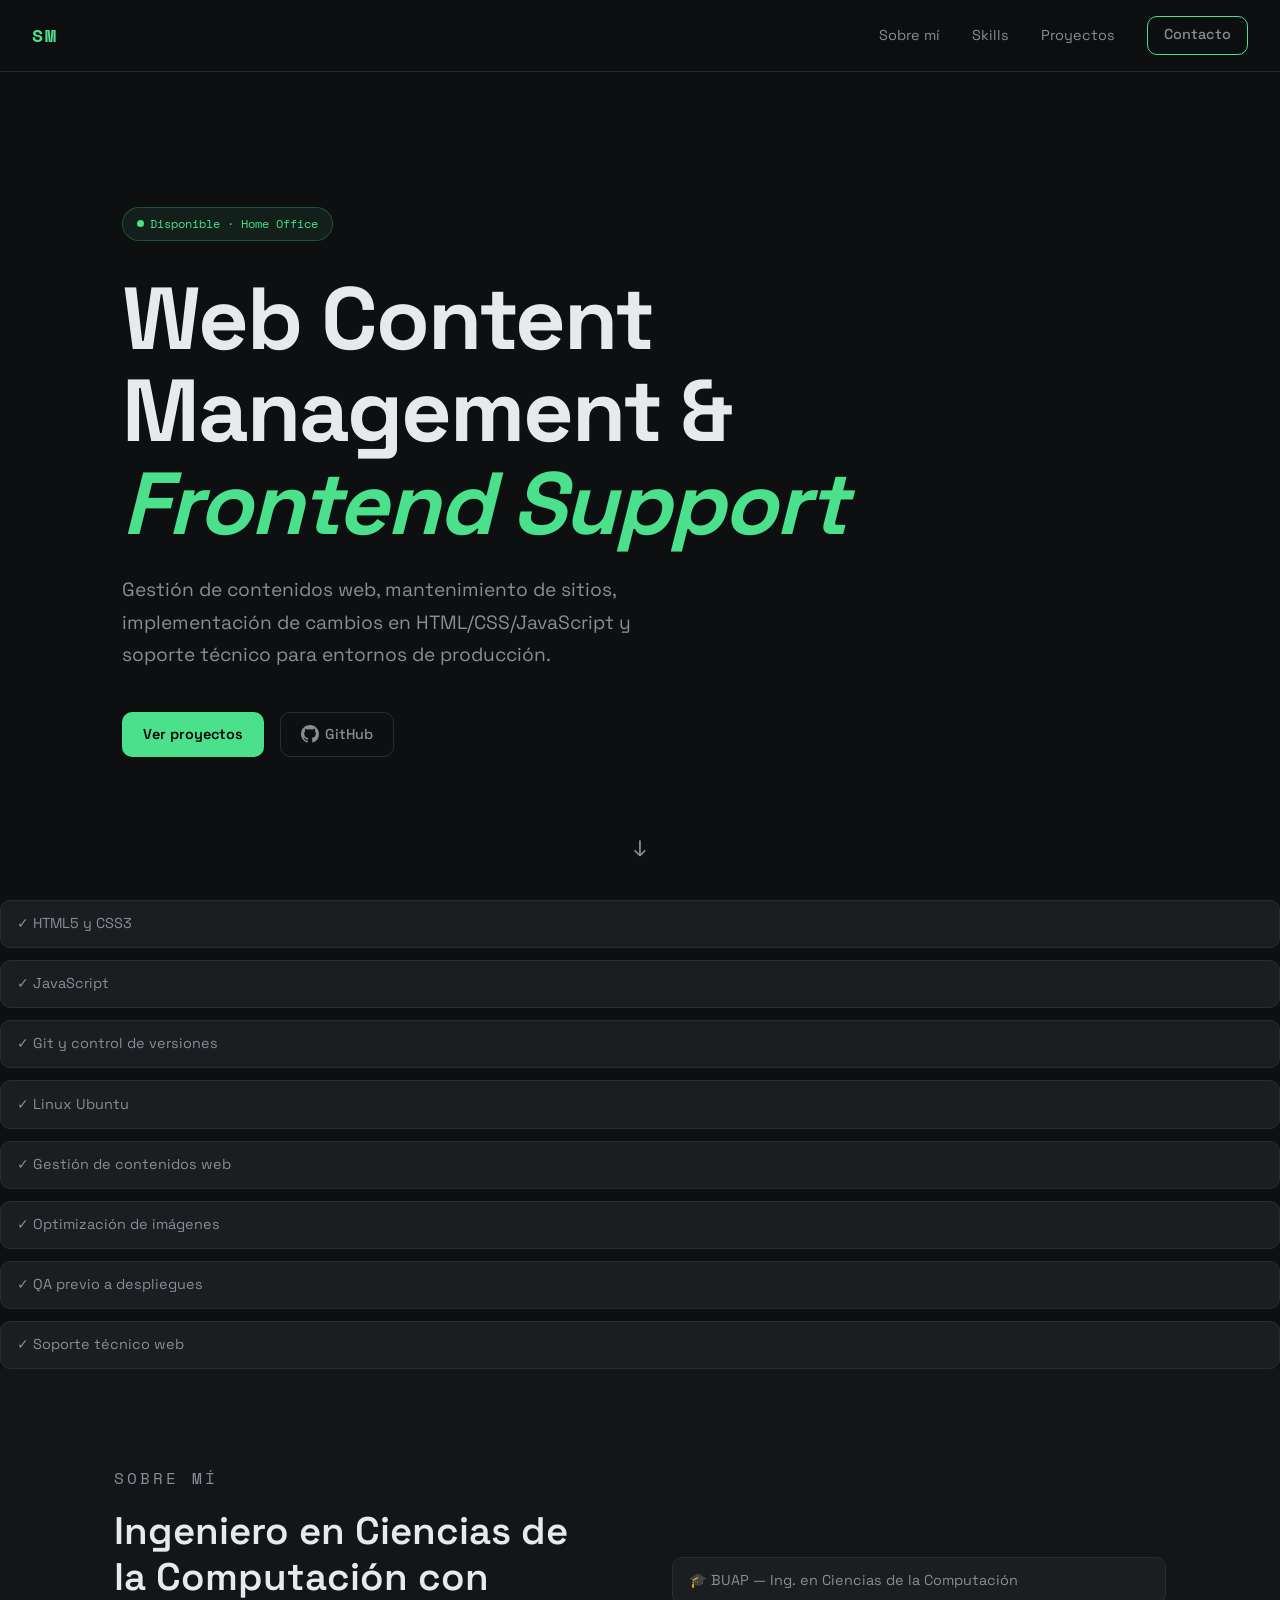
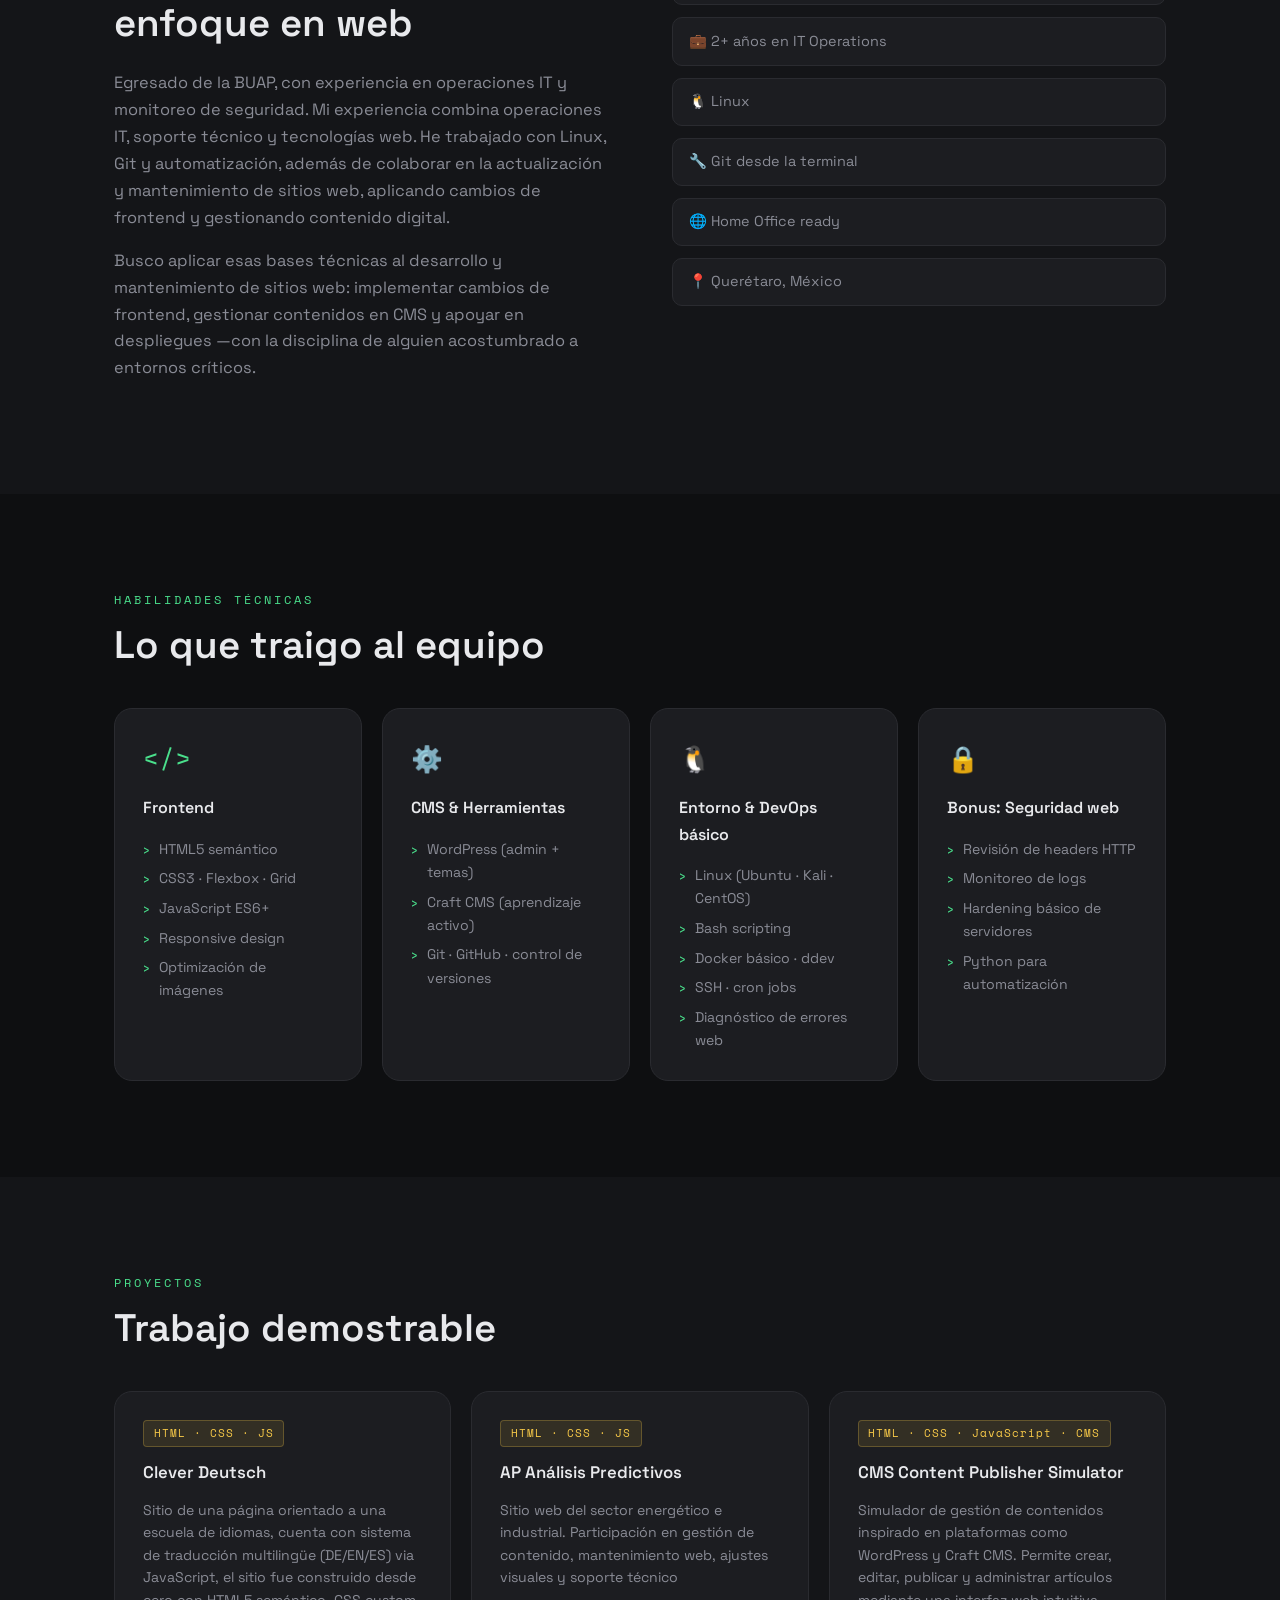
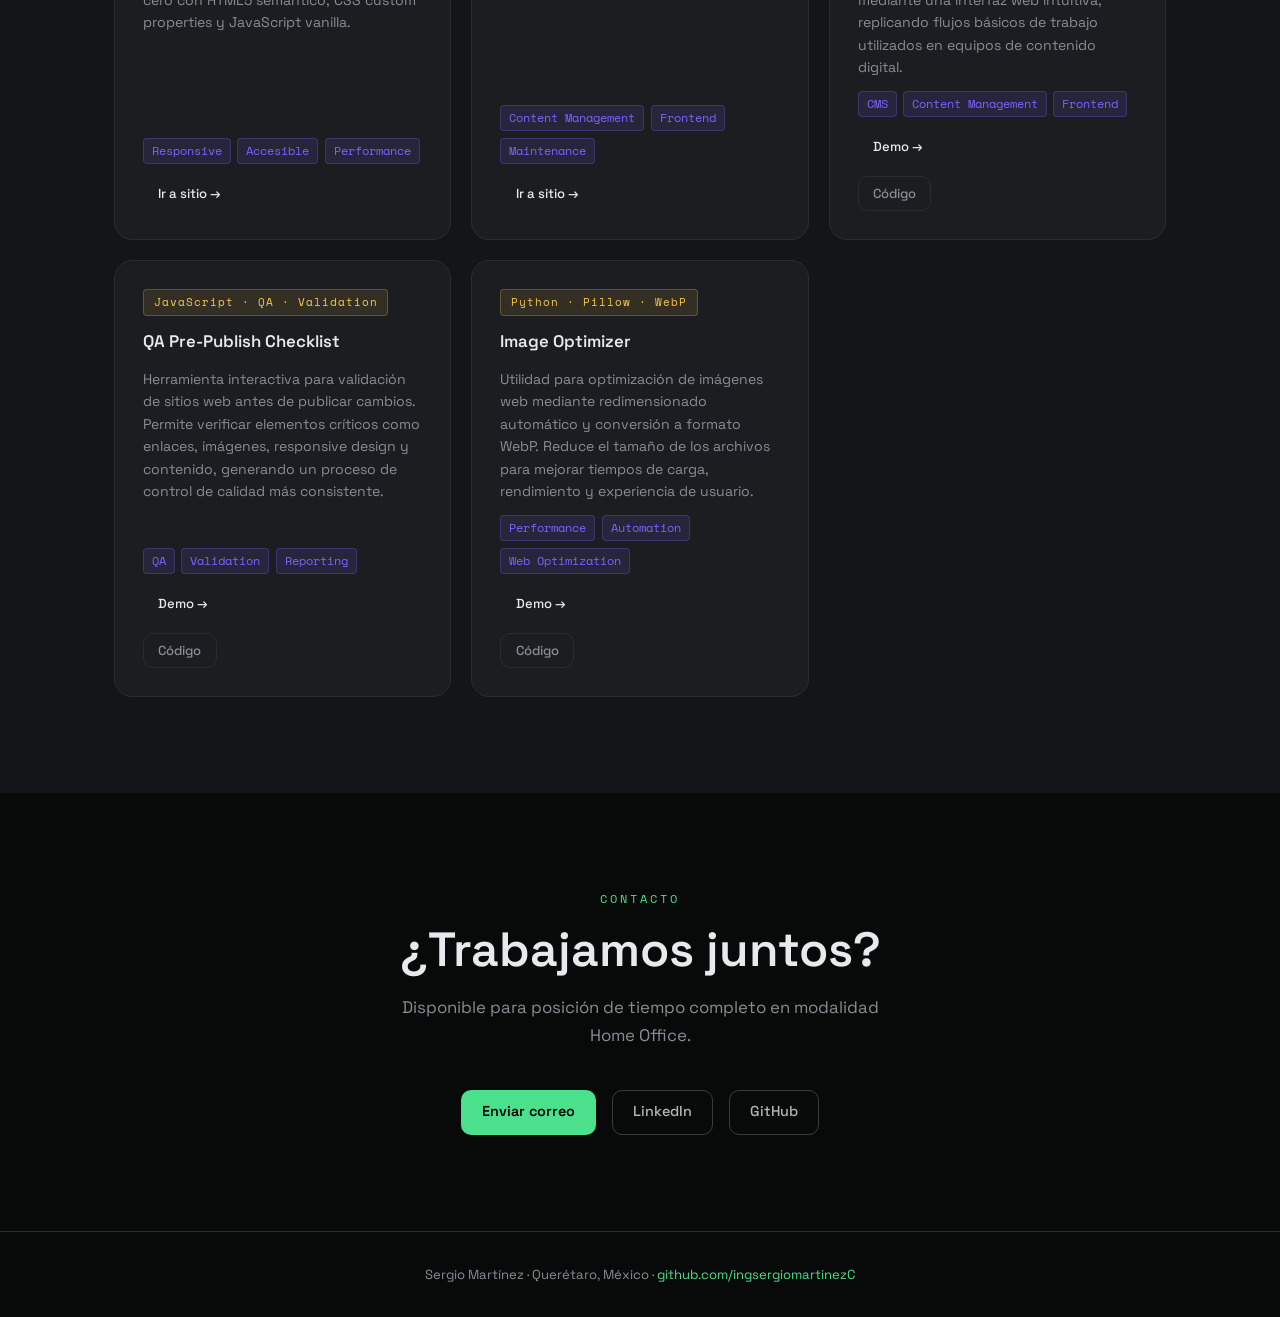
<file: index.html>
<!DOCTYPE html>
<html lang="es">
<head>
  <meta charset="UTF-8" />
  <meta name="viewport" content="width=device-width, initial-scale=1.0" />
  <title>Sergio Martínez — Web Developer & Content Manager</title>
  <link rel="preconnect" href="https://fonts.googleapis.com" />
  <link href="https://fonts.googleapis.com/css2?family=Space+Grotesk:wght@300;400;500;600;700&family=Space+Mono:wght@400;700&display=swap" rel="stylesheet" />
  <link rel="stylesheet" href="css/style.css" />
</head>
<body>

  <!-- NAV -->
  <nav class="nav">
    <span class="nav__logo">SM</span>
    <ul class="nav__links">
      <li><a href="#sobre-mi">Sobre mí</a></li>
      <li><a href="#skills">Skills</a></li>
      <li><a href="#proyectos">Proyectos</a></li>
      <li><a href="#contacto" class="btn btn--nav">Contacto</a></li>
    </ul>
  </nav>

  <!-- HERO -->
  <header class="hero">
    <div class="hero__tag">Disponible · Home Office</div>
    <h1 class="hero__title">
      Web Content Management &amp;<br/>
      <span class="hero__accent">Frontend Support</span>
    </h1>
    <p class="hero__sub">
      Gestión de contenidos web, mantenimiento de sitios, implementación de cambios en HTML/CSS/JavaScript y soporte técnico para entornos de producción.
    </p>
    <div class="hero__ctas">
      <a href="#proyectos" class="btn btn--primary">Ver proyectos</a>
      <a href="https://github.com/ingsergiomartinezC" target="_blank" class="btn btn--ghost">
        <svg width="18" height="18" viewBox="0 0 24 24" fill="currentColor"><path d="M12 0C5.37 0 0 5.37 0 12c0 5.31 3.435 9.795 8.205 11.385.6.105.825-.255.825-.57 0-.285-.015-1.23-.015-2.235-3.015.555-3.795-.735-4.035-1.41-.135-.345-.72-1.41-1.23-1.695-.42-.225-1.02-.78-.015-.795.945-.015 1.62.87 1.845 1.23 1.08 1.815 2.805 1.305 3.495.99.105-.78.42-1.305.765-1.605-2.67-.3-5.46-1.335-5.46-5.925 0-1.305.465-2.385 1.23-3.225-.12-.3-.54-1.53.12-3.18 0 0 1.005-.315 3.3 1.23.96-.27 1.98-.405 3-.405s2.04.135 3 .405c2.295-1.56 3.3-1.23 3.3-1.23.66 1.65.24 2.88.12 3.18.765.84 1.23 1.905 1.23 3.225 0 4.605-2.805 5.625-5.475 5.925.435.375.81 1.095.81 2.22 0 1.605-.015 2.895-.015 3.3 0 .315.225.69.825.57A12.02 12.02 0 0 0 24 12c0-6.63-5.37-12-12-12z"/></svg>
        GitHub
      </a>
    </div>
    <div class="hero__scroll">↓</div>
  </header>


<div class="about__chips">
  <div class="chip">✓ HTML5 y CSS3</div>
  <div class="chip">✓ JavaScript</div>
  <div class="chip">✓ Git y control de versiones</div>
  <div class="chip">✓ Linux Ubuntu</div>
  <div class="chip">✓ Gestión de contenidos web</div>
  <div class="chip">✓ Optimización de imágenes</div>
  <div class="chip">✓ QA previo a despliegues</div>
  <div class="chip">✓ Soporte técnico web</div>
</div>



  <!-- SOBRE MÍ -->
  <section id="sobre-mi" class="section section--alt">
    <div class="container two-col">
      <div class="about__text">
        <p class="eyebrow">Sobre mí</p>
        <h2>Ingeniero en Ciencias de la Computación con enfoque en web</h2>
        <p>Egresado de la BUAP, con experiencia en operaciones IT y monitoreo de seguridad. Mi experiencia combina operaciones IT, soporte técnico y tecnologías web. He trabajado con Linux, Git y automatización, además de colaborar en la actualización y mantenimiento de sitios web, aplicando cambios de frontend y gestionando contenido digital.</p>
        <p>Busco aplicar esas bases técnicas al desarrollo y mantenimiento de sitios web: implementar cambios de frontend, gestionar contenidos en CMS y apoyar en despliegues —con la disciplina de alguien acostumbrado a entornos críticos.</p>
      </div>
      <div class="about__chips">
        <div class="chip">🎓 BUAP — Ing. en Ciencias de la Computación</div>
        <div class="chip">💼 2+ años en IT Operations</div>
        <div class="chip">🐧 Linux </div>
        <div class="chip">🔧 Git desde la terminal</div>
        <div class="chip">🌐 Home Office ready</div>
        <div class="chip">📍 Querétaro, México</div>
      </div>
    </div>
  </section>

  <!-- SKILLS -->
  <section id="skills" class="section">
    <div class="container">
      <p class="eyebrow">Habilidades técnicas</p>
      <h2>Lo que traigo al equipo</h2>
      <div class="skills-grid">

        <div class="skill-card">
          <div class="skill-card__icon">&#60;/&#62;</div>
          <h3>Frontend</h3>
          <ul>
            <li>HTML5 semántico</li>
            <li>CSS3 · Flexbox · Grid</li>
            <li>JavaScript ES6+</li>
            <li>Responsive design</li>
            <li>Optimización de imágenes</li>
          </ul>
        </div>

        <div class="skill-card">
          <div class="skill-card__icon">⚙️</div>
          <h3>CMS &amp; Herramientas</h3>
          <ul>
            <li>WordPress (admin + temas)</li>
            <li>Craft CMS (aprendizaje activo)</li>
            <li>Git · GitHub · control de versiones</li>
          </ul>
        </div>

        <div class="skill-card">
          <div class="skill-card__icon">🐧</div>
          <h3>Entorno &amp; DevOps básico</h3>
          <ul>
            <li>Linux (Ubuntu · Kali · CentOS)</li>
            <li>Bash scripting</li>
            <li>Docker básico · ddev</li>
            <li>SSH · cron jobs</li>
            <li>Diagnóstico de errores web</li>
          </ul>
        </div>

        <div class="skill-card">
          <div class="skill-card__icon">🔒</div>
          <h3>Bonus: Seguridad web</h3>
          <ul>
            <li>Revisión de headers HTTP</li>
            <li>Monitoreo de logs</li>
            <li>Hardening básico de servidores</li>
            <li>Python para automatización</li>
          </ul>
        </div>

      </div>
    </div>
  </section>

  <!-- PROYECTOS -->
  <section id="proyectos" class="section section--alt">
    <div class="container">
      <p class="eyebrow">Proyectos</p>
      <h2>Trabajo demostrable</h2>
      <div class="projects-grid">

        <article class="project-card">
          <div class="project-card__badge">HTML · CSS · JS</div>
          <h3>Clever Deutsch</h3>
          <p>Sitio de una página orientado a una escuela de idiomas, cuenta con sistema de traducción multilingüe (DE/EN/ES) via JavaScript, el sitio fue construido desde cero con HTML5 semántico, CSS custom properties y JavaScript vanilla.</p>
          <div class="project-card__tags">
            <span>Responsive</span><span>Accesible</span><span>Performance</span>
          </div>
          <a href="https://www.cleverdeutsch.de/" target="_blank" class="btn btn--sm">Ir a sitio →</a>
        </article>

        <article class="project-card">
          <div class="project-card__badge">HTML · CSS · JS</div>
          <h3>AP Análisis Predictivos</h3>
          <p>Sitio web  del sector energético e industrial. Participación en gestión de contenido, mantenimiento web, ajustes visuales y soporte técnico</p>
          <div class="project-card__tags">
            <span>Content Management</span><span>Frontend</span><span>Maintenance</span>
          </div>
          <a href="https://www.ap-analisispredictivos.com/" target="_blank" class="btn btn--sm">Ir a sitio →</a>
        </article>

        <article class="project-card">
          <div class="project-card__badge">HTML · CSS · JavaScript · CMS</div>
          <h3>CMS Content Publisher Simulator</h3>
          <p> Simulador de gestión de contenidos inspirado en plataformas como WordPress y Craft CMS. Permite crear, editar, publicar y administrar artículos mediante una interfaz web intuitiva, replicando flujos básicos de trabajo utilizados en equipos de contenido digital.</p>
          <div class="project-card__tags">
            <span>CMS</span><span>Content Management</span><span>Frontend</span>
          </div>

          <a href="projects/cms_content_publisher_simulator/" class="btn btn--sm">Demo →</a>
          <a href="https://github.com/ingsergiomartinezC/portfolio/tree/main/projects/cms_content_publisher_simulator" target="_blank" class="btn btn--sm btn--ghost">Código</a>

        </article>

        <article class="project-card">
          <div class="project-card__badge">JavaScript · QA · Validation</div>
          <h3>QA Pre-Publish Checklist</h3>
          <p> Herramienta interactiva para validación de sitios web antes de publicar cambios. Permite verificar elementos críticos como enlaces, imágenes, responsive design y contenido, generando un proceso de control de calidad más consistente.</p>
          <div class="project-card__tags">
            <span>QA</span><span>Validation</span><span>Reporting</span>
          </div>
          <a href="projects/qa-checklist/" class="btn btn--sm">Demo →</a>
          <a href="https://github.com/ingsergiomartinezC/portfolio/tree/main/projects/qa-checklist" target="_blank" class="btn btn--sm btn--ghost">Código</a>
        </article>

        <article class="project-card">
          <div class="project-card__badge">Python · Pillow · WebP</div>
          <h3>Image Optimizer</h3>
          <p>Utilidad para optimización de imágenes web mediante redimensionado automático y conversión a formato WebP. Reduce el tamaño de los archivos para mejorar tiempos de carga, rendimiento y experiencia de usuario.</p>
          <div class="project-card__tags">
            <span>Performance</span><span>Automation</span><span>Web Optimization</span>
          </div>
          <a href="projects/image-optimizer/" class="btn btn--sm">Demo →</a>
          <a href="https://github.com/ingsergiomartinezC/image-optimizer" target="_blank" class="btn btn--sm btn--ghost">Código</a>
        </article>

      </div>
    </div>
  </section>


  <!-- CONTACTO -->
  <section id="contacto" class="section section--dark">
    <div class="container contact">
      <p class="eyebrow eyebrow--light">Contacto</p>
      <h2 class="contact__title">¿Trabajamos juntos?</h2>
      <p class="contact__sub">Disponible para posición de tiempo completo en modalidad Home Office.</p>
      <div class="contact__links">
        <a href="mailto:sergio.martinezzc@gmail.com" class="btn btn--primary">Enviar correo</a>
        <a href="https://linkedin.com/in/ingsergiomartinez" target="_blank" class="btn btn--ghost btn--ghost-light">LinkedIn</a>
        <a href="https://github.com/ingsergiomartinezC" target="_blank" class="btn btn--ghost btn--ghost-light">GitHub</a>
      </div>
    </div>
  </section>

  <footer class="footer">
    <p>Sergio Martínez · Querétaro, México · <a href="https://github.com/ingsergiomartinezC" target="_blank">github.com/ingsergiomartinezC</a></p>
  </footer>

  <script src="js/main.js"></script>
</body>
</html>
</file>
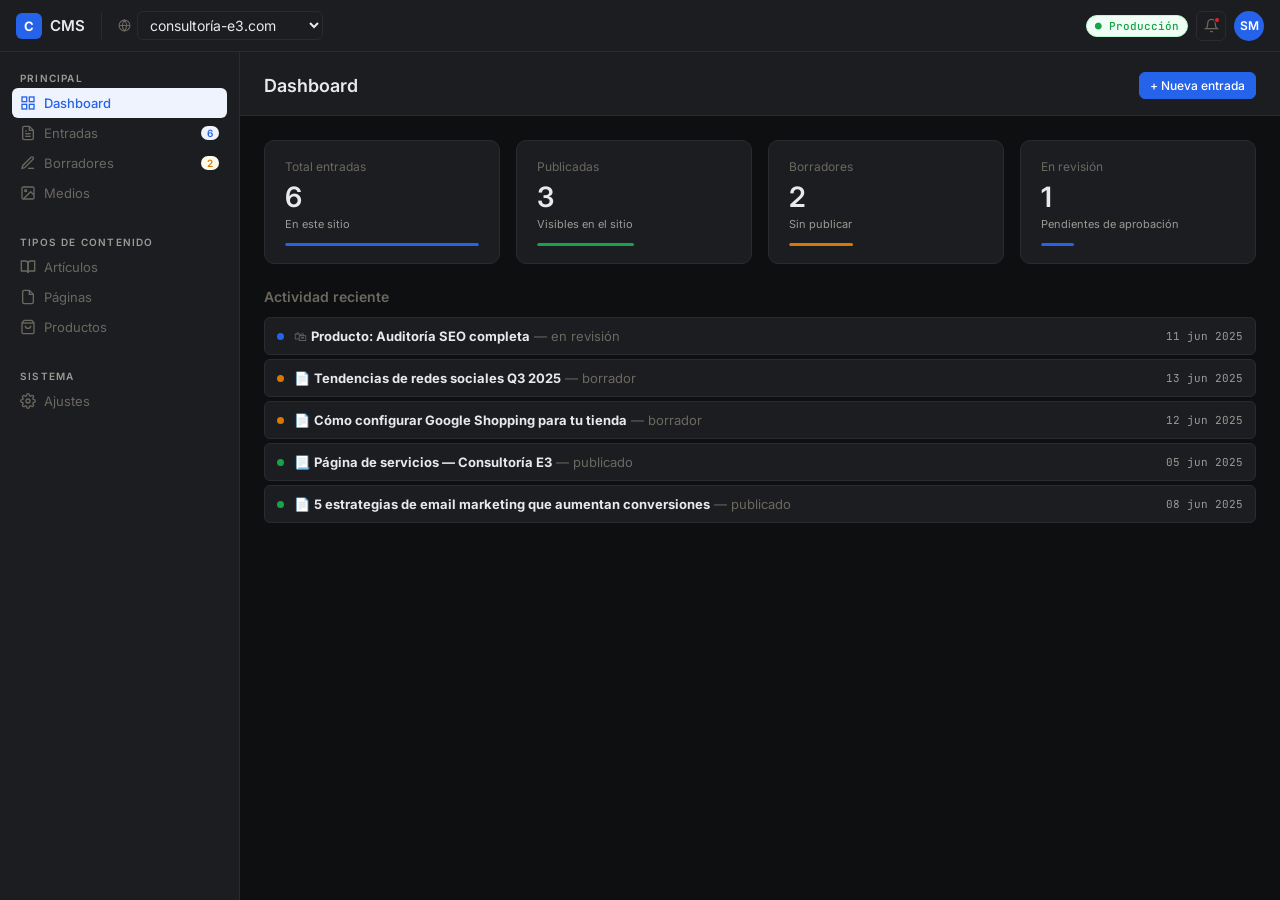
<file: projects/cms_content_publisher_simulator/index.html>
<!DOCTYPE html>
<html lang="es">
<head>
<meta charset="UTF-8"/>
<meta name="viewport" content="width=device-width,initial-scale=1.0"/>
<title>CMS Simulator — Content Publisher</title>
<link rel="preconnect" href="https://fonts.googleapis.com"/>
<link href="https://fonts.googleapis.com/css2?family=Inter:wght@300;400;500;600&family=JetBrains+Mono:wght@400;500&display=swap" rel="stylesheet"/>
<style>
/* ── TOKENS ───────────────────────────────────── */
:root{
  --bg:        #0E0F11;
  --surface:   #1C1D21;
  --surface2:  #1C1D21;
  --border:    #2A2B30;
  --border2:   #C9C5BC;
  --text:      #E8E9EC;
  --text2:     #6B6860;
  --text3:     #9C9A94;
  --accent:    #2563EB;
  --accent-bg: #EEF3FD;
  --green:     #16A34A;
  --green-bg:  #F0FDF4;
  --amber:     #D97706;
  --amber-bg:  #FFFBEB;
  --red:       #DC2626;
  --red-bg:    #FEF2F2;
  --sidebar-w: 240px;
  --header-h:  52px;
  --radius:    6px;
  --radius-lg: 10px;
  --shadow:    0 1px 3px rgba(0,0,0,.06), 0 1px 2px rgba(0,0,0,.04);
  --shadow-lg: 0 4px 16px rgba(0,0,0,.08);
  --font:      'Inter', system-ui, sans-serif;
  --mono:      'JetBrains Mono', monospace;
  --trans:     160ms ease;
}

/* ── RESET ────────────────────────────────────── */
*,*::before,*::after{box-sizing:border-box;margin:0;padding:0}
html,body{height:100%;overflow:hidden}
body{font-family:var(--font);font-size:14px;color:var(--text);background:var(--bg);display:flex;flex-direction:column}
button{font-family:var(--font);cursor:pointer;border:none;background:none;font-size:14px}
input,textarea,select{font-family:var(--font);font-size:14px;color:var(--text)}
a{color:inherit;text-decoration:none}
*:focus-visible{outline:2px solid var(--accent);outline-offset:2px;border-radius:2px}

/* ── TOP BAR ─────────────────────────────────── */
.topbar{
  height:var(--header-h);
  background:var(--surface);
  border-bottom:1px solid var(--border);
  display:flex;align-items:center;
  padding:0 1rem;
  gap:1rem;
  flex-shrink:0;
  position:relative;
  z-index:50;
}
.topbar__logo{
  display:flex;align-items:center;gap:8px;
  font-size:15px;font-weight:600;color:var(--text);
  padding-right:1rem;
  border-right:1px solid var(--border);
  white-space:nowrap;
}
.topbar__logo-icon{
  width:26px;height:26px;
  background:var(--accent);
  border-radius:6px;
  display:flex;align-items:center;justify-content:center;
  color:#fff;font-size:13px;font-weight:700;
}
.topbar__site{
  display:flex;align-items:center;gap:6px;
  font-size:13px;color:var(--text2);
}
.topbar__site select{
  border:1px solid var(--border);
  background:var(--surface);
  padding:4px 8px;
  border-radius:var(--radius);
  color:var(--text);
  appearance:auto;
}
.topbar__right{display:flex;align-items:center;gap:8px;margin-left:auto}
.topbar__env{
  font-size:11px;font-family:var(--mono);
  padding:3px 8px;border-radius:99px;
  background:var(--green-bg);color:var(--green);
  border:1px solid #BBF7D0;
  font-weight:500;
}
.topbar__avatar{
  width:30px;height:30px;border-radius:50%;
  background:var(--accent);
  color:#fff;font-size:12px;font-weight:600;
  display:flex;align-items:center;justify-content:center;
}
.topbar__notif{
  position:relative;
  width:30px;height:30px;
  border:1px solid var(--border);
  border-radius:var(--radius);
  display:flex;align-items:center;justify-content:center;
  color:var(--text2);
  background:var(--surface);
}
.topbar__notif-dot{
  position:absolute;top:5px;right:5px;
  width:6px;height:6px;border-radius:50%;
  background:var(--red);
  border:1.5px solid var(--surface);
}

/* ── SHELL ────────────────────────────────────── */
.shell{flex:1;display:flex;overflow:hidden}

/* ── SIDEBAR ──────────────────────────────────── */
.sidebar{
  width:var(--sidebar-w);
  background:var(--surface);
  border-right:1px solid var(--border);
  display:flex;flex-direction:column;
  flex-shrink:0;
  overflow-y:auto;
}
.sidebar__section{padding:.5rem .75rem;margin-top:.25rem}
.sidebar__label{
  font-size:10px;font-weight:600;letter-spacing:1.2px;
  text-transform:uppercase;color:var(--text3);
  padding:.5rem .5rem .25rem;
}
.sidebar__item{
  display:flex;align-items:center;gap:8px;
  padding:7px 8px;
  border-radius:var(--radius);
  color:var(--text2);
  font-size:13px;
  cursor:pointer;
  transition:background var(--trans),color var(--trans);
  border:none;background:none;width:100%;text-align:left;
}
.sidebar__item:hover{background:var(--surface2);color:var(--text)}
.sidebar__item.active{background:var(--accent-bg);color:var(--accent);font-weight:500}
.sidebar__item svg{flex-shrink:0;width:16px;height:16px}
.sidebar__badge{
  margin-left:auto;
  font-size:10px;font-weight:600;
  background:var(--accent-bg);color:var(--accent);
  padding:1px 6px;border-radius:99px;
}
.sidebar__badge.draft{background:var(--amber-bg);color:var(--amber)}

/* ── MAIN ─────────────────────────────────────── */
.main{flex:1;overflow-y:auto;display:flex;flex-direction:column}

/* ── CONTENT LIST VIEW ───────────────────────── */
.view{display:none;flex-direction:column;height:100%}
.view.active{display:flex}

.list-header{
  padding:1.25rem 1.5rem 1rem;
  border-bottom:1px solid var(--border);
  background:var(--surface);
  flex-shrink:0;
  display:flex;align-items:center;gap:1rem;
}
.list-header h1{font-size:18px;font-weight:600}
.list-header__actions{display:flex;gap:8px;margin-left:auto;align-items:center}
.search-box{
  display:flex;align-items:center;gap:6px;
  border:1px solid var(--border);
  border-radius:var(--radius);
  padding:6px 10px;
  background:var(--surface);
  transition:border-color var(--trans);
}
.search-box:focus-within{border-color:var(--accent)}
.search-box input{border:none;outline:none;background:none;width:180px;font-size:13px}
.search-box svg{color:var(--text3);flex-shrink:0}

.filter-bar{
  padding:.75rem 1.5rem;
  display:flex;gap:6px;align-items:center;
  border-bottom:1px solid var(--border);
  background:var(--bg);
  flex-shrink:0;
  flex-wrap:wrap;
}
.filter-chip{
  padding:4px 12px;border-radius:99px;font-size:12px;
  border:1px solid var(--border);background:var(--surface);
  color:var(--text2);cursor:pointer;
  transition:all var(--trans);
}
.filter-chip.active{background:var(--accent);border-color:var(--accent);color:#fff}
.filter-chip:hover:not(.active){border-color:var(--border2);color:var(--text)}

.content-list{flex:1;overflow-y:auto;padding:1rem 1.5rem;display:flex;flex-direction:column;gap:6px}

.entry-card{
  background:var(--surface);
  border:1px solid var(--border);
  border-radius:var(--radius-lg);
  padding:14px 16px;
  display:flex;align-items:center;gap:12px;
  cursor:pointer;
  transition:border-color var(--trans),box-shadow var(--trans);
}
.entry-card:hover{border-color:var(--border2);box-shadow:var(--shadow)}
.entry-card__type{
  width:34px;height:34px;border-radius:var(--radius);
  display:flex;align-items:center;justify-content:center;
  font-size:15px;flex-shrink:0;
}
.entry-card__body{flex:1;min-width:0}
.entry-card__title{font-weight:500;font-size:14px;white-space:nowrap;overflow:hidden;text-overflow:ellipsis}
.entry-card__meta{font-size:12px;color:var(--text2);margin-top:2px;display:flex;gap:8px;align-items:center}
.entry-card__meta-dot{width:3px;height:3px;border-radius:50%;background:var(--text3)}
.entry-card__right{display:flex;align-items:center;gap:8px;flex-shrink:0}
.status-badge{
  padding:3px 9px;border-radius:99px;font-size:11px;font-weight:500;
}
.status-badge.published{background:var(--green-bg);color:var(--green)}
.status-badge.draft{background:var(--amber-bg);color:var(--amber)}
.status-badge.review{background:var(--accent-bg);color:var(--accent)}
.status-badge.archived{background:var(--surface2);color:var(--text3)}
.entry-card__action{
  width:28px;height:28px;border-radius:var(--radius);
  display:flex;align-items:center;justify-content:center;
  color:var(--text3);border:1px solid transparent;
  transition:all var(--trans);
}
.entry-card__action:hover{background:var(--surface2);border-color:var(--border);color:var(--text2)}

/* ── EDITOR VIEW ──────────────────────────────── */
.editor-wrap{
  flex:1;display:grid;
  grid-template-columns:1fr 280px;
  overflow:hidden;
  min-height:0;
}
.editor-main{
  display:flex;flex-direction:column;
  overflow:hidden;
  border-right:1px solid var(--border);
}
.editor-toolbar{
  display:flex;align-items:center;gap:4px;
  padding:8px 16px;
  border-bottom:1px solid var(--border);
  background:var(--surface);
  flex-shrink:0;
  flex-wrap:wrap;
}
.toolbar-sep{width:1px;height:18px;background:var(--border);margin:0 4px}
.tool-btn{
  width:30px;height:30px;border-radius:var(--radius);
  display:flex;align-items:center;justify-content:center;
  color:var(--text2);
  transition:all var(--trans);
  font-size:13px;font-weight:600;
  border:1px solid transparent;
}
.tool-btn:hover{background:var(--surface2);border-color:var(--border);color:var(--text)}
.tool-btn.active{background:var(--accent-bg);border-color:var(--accent-bg);color:var(--accent)}

.editor-title-wrap{
  padding:1.25rem 1.5rem .75rem;
  border-bottom:1px solid var(--border);
  background:var(--surface);
  flex-shrink:0;
}
.editor-title-input{
  width:100%;font-size:22px;font-weight:600;
  border:none;outline:none;background:none;
  color:var(--text);
  line-height:1.3;
  resize:none;
}
.editor-title-input::placeholder{color:var(--text3)}
.editor-slug{
  font-size:12px;color:var(--text3);margin-top:6px;
  font-family:var(--mono);display:flex;align-items:center;gap:4px;
}
.editor-slug span{color:var(--text2)}

.editor-body{
  flex:1;overflow-y:auto;
  background:var(--surface);
}
.editor-content{
  min-height:100%;
  padding:1.25rem 1.5rem;
  outline:none;
  font-size:15px;line-height:1.7;
  color:var(--text);
}
.editor-content:empty::before{
  content:attr(data-placeholder);
  color:var(--text3);pointer-events:none;
}
.editor-content h2{font-size:20px;font-weight:600;margin:1.25rem 0 .5rem;color:var(--text)}
.editor-content h3{font-size:17px;font-weight:600;margin:1rem 0 .4rem;color:var(--text)}
.editor-content p{margin-bottom:.85rem}
.editor-content ul,
.editor-content ol{padding-left:1.5rem;margin-bottom:.85rem}
.editor-content li{margin-bottom:.25rem}
.editor-content strong{font-weight:600}
.editor-content em{font-style:italic}
.editor-content a{color:var(--accent);text-decoration:underline}
.editor-content blockquote{
  border-left:3px solid var(--accent);
  padding:.5rem 1rem;margin:.75rem 0;
  background:var(--accent-bg);border-radius:0 var(--radius) var(--radius) 0;
  font-style:italic;color:var(--text2);
}
.editor-content pre{
  background:var(--surface2);border-radius:var(--radius);
  padding:12px;font-family:var(--mono);font-size:13px;
  margin:.75rem 0;overflow-x:auto;
  border:1px solid var(--border);
}
.editor-content img{max-width:100%;border-radius:var(--radius);margin:.5rem 0}

.editor-wordcount{
  padding:6px 1.5rem;
  font-size:11px;color:var(--text3);font-family:var(--mono);
  border-top:1px solid var(--border);
  background:var(--surface);
  flex-shrink:0;
  display:flex;gap:1rem;
}

/* ── SIDEBAR PANEL ────────────────────────────── */
.panel{overflow-y:auto;background:var(--bg);display:flex;flex-direction:column;gap:0}

.panel-section{
  background:var(--surface);
  border-bottom:1px solid var(--border);
  padding:1rem;
}
.panel-section__title{
  font-size:11px;font-weight:600;text-transform:uppercase;
  letter-spacing:1px;color:var(--text3);margin-bottom:.75rem;
  display:flex;align-items:center;justify-content:space-between;
}
.panel-section__title button{
  font-size:11px;color:var(--accent);text-transform:none;letter-spacing:0;font-weight:500;
}

.field-group{margin-bottom:.75rem}
.field-group:last-child{margin-bottom:0}
.field-label{font-size:12px;font-weight:500;color:var(--text2);margin-bottom:4px;display:block}
.field-input{
  width:100%;padding:7px 10px;
  border:1px solid var(--border);border-radius:var(--radius);
  background:var(--surface);color:var(--text);
  transition:border-color var(--trans);
  font-size:13px;
}
.field-input:focus{border-color:var(--accent);outline:none}
.field-input--sm{padding:5px 8px;font-size:12px}
select.field-input{appearance:auto}

.tag-list{display:flex;flex-wrap:wrap;gap:4px;margin-top:4px}
.tag{
  padding:3px 8px;border-radius:99px;font-size:11px;font-weight:500;
  display:flex;align-items:center;gap:4px;
  background:var(--surface2);color:var(--text2);border:1px solid var(--border);
}
.tag-x{cursor:pointer;color:var(--text3);font-size:12px;line-height:1;padding:0 0 0 2px}
.tag-x:hover{color:var(--red)}
.tag-add-wrap{display:flex;gap:4px;margin-top:6px}
.tag-add-wrap input{flex:1;padding:5px 8px;border:1px solid var(--border);border-radius:var(--radius);font-size:12px;background:var(--surface)}
.tag-add-wrap input:focus{border-color:var(--accent);outline:none}
.tag-add-btn{
  padding:5px 10px;border-radius:var(--radius);
  background:var(--surface2);border:1px solid var(--border);
  font-size:12px;color:var(--text2);cursor:pointer;
  transition:all var(--trans);
}
.tag-add-btn:hover{border-color:var(--accent);color:var(--accent)}

.seo-score{
  display:flex;align-items:center;gap:8px;margin-bottom:.75rem;
  padding:8px 10px;border-radius:var(--radius);
  background:var(--green-bg);border:1px solid #BBF7D0;
}
.seo-score__bar{flex:1;height:5px;background:#BBF7D0;border-radius:99px;overflow:hidden}
.seo-score__fill{height:100%;background:var(--green);border-radius:99px;transition:width .4s ease}
.seo-score__label{font-size:11px;font-weight:600;color:var(--green);min-width:30px;text-align:right}

.img-thumb{
  width:100%;height:90px;object-fit:cover;border-radius:var(--radius);
  border:1px solid var(--border);display:block;margin-bottom:6px;
  background:var(--surface2);
}
.img-thumb-placeholder{
  width:100%;height:90px;border-radius:var(--radius);
  border:2px dashed var(--border);display:flex;
  align-items:center;justify-content:center;
  flex-direction:column;gap:4px;color:var(--text3);
  font-size:12px;cursor:pointer;margin-bottom:6px;
  transition:border-color var(--trans),color var(--trans);
}
.img-thumb-placeholder:hover{border-color:var(--accent);color:var(--accent)}

/* ── ACTION BAR ───────────────────────────────── */
.action-bar{
  padding:.75rem 1rem;
  border-top:1px solid var(--border);
  background:var(--surface);
  flex-shrink:0;
  display:flex;flex-direction:column;gap:6px;
}
.btn{
  display:inline-flex;align-items:center;justify-content:center;
  gap:6px;padding:7px 14px;border-radius:var(--radius);
  font-size:13px;font-weight:500;cursor:pointer;
  border:1px solid transparent;transition:all var(--trans);
}
.btn--primary{background:var(--accent);color:#fff;border-color:var(--accent)}
.btn--primary:hover{background:#1D55D8}
.btn--secondary{background:var(--surface);border-color:var(--border);color:var(--text2)}
.btn--secondary:hover{border-color:var(--border2);color:var(--text)}
.btn--danger{background:var(--red-bg);color:var(--red);border-color:#FECACA}
.btn--danger:hover{background:#FEE2E2}
.btn--full{width:100%}
.btn--sm{padding:5px 10px;font-size:12px}

/* ── TOAST ────────────────────────────────────── */
.toast-wrap{
  position:fixed;bottom:1.5rem;right:1.5rem;
  display:flex;flex-direction:column;gap:8px;
  z-index:999;pointer-events:none;
}
.toast{
  display:flex;align-items:center;gap:10px;
  background:var(--text);color:#fff;
  padding:10px 16px;border-radius:var(--radius-lg);
  font-size:13px;box-shadow:var(--shadow-lg);
  pointer-events:all;
  animation:slideIn .2s ease;
}
.toast.green{background:#166534}
.toast.red{background:#991B1B}
.toast.blue{background:#1E40AF}
@keyframes slideIn{from{transform:translateY(8px);opacity:0}to{transform:translateY(0);opacity:1}}
@keyframes slideOut{from{opacity:1;transform:translateY(0)}to{opacity:0;transform:translateY(4px)}}
.toast.out{animation:slideOut .2s ease forwards}

/* ── MODAL ────────────────────────────────────── */
.modal-backdrop{
  position:fixed;inset:0;background:rgba(0,0,0,.35);
  z-index:200;display:flex;align-items:center;justify-content:center;
  animation:fadeIn .15s ease;
}
@keyframes fadeIn{from{opacity:0}to{opacity:1}}
.modal{
  background:var(--surface);border-radius:var(--radius-lg);
  box-shadow:var(--shadow-lg);width:90%;max-width:520px;
  animation:scaleIn .15s ease;border:1px solid var(--border);
}
@keyframes scaleIn{from{transform:scale(.97);opacity:0}to{transform:scale(1);opacity:1}}
.modal-header{
  padding:1rem 1.25rem;border-bottom:1px solid var(--border);
  display:flex;align-items:center;justify-content:space-between;
}
.modal-header h2{font-size:16px;font-weight:600}
.modal-close{
  width:28px;height:28px;border-radius:var(--radius);
  display:flex;align-items:center;justify-content:center;
  color:var(--text2);border:1px solid var(--border);
  transition:all var(--trans);cursor:pointer;
}
.modal-close:hover{background:var(--surface2);color:var(--text)}
.modal-body{padding:1.25rem;display:flex;flex-direction:column;gap:.85rem}
.modal-footer{
  padding:.75rem 1.25rem;border-top:1px solid var(--border);
  display:flex;justify-content:flex-end;gap:8px;
}

/* ── DASHBOARD ────────────────────────────────── */
.dash-grid{
  display:grid;grid-template-columns:repeat(4,1fr);gap:1rem;
  padding:1.5rem;
}
.stat-card{
  background:var(--surface);border:1px solid var(--border);
  border-radius:var(--radius-lg);padding:1.1rem 1.25rem;
}
.stat-card__label{font-size:12px;color:var(--text2);margin-bottom:6px}
.stat-card__val{font-size:28px;font-weight:600;color:var(--text)}
.stat-card__sub{font-size:11px;color:var(--text3);margin-top:3px}
.stat-card__bar{height:3px;border-radius:99px;margin-top:12px;background:var(--surface2);overflow:hidden}
.stat-card__bar-fill{height:100%;border-radius:99px}

.recent-section{padding:0 1.5rem 1.5rem}
.recent-section h2{font-size:14px;font-weight:600;margin-bottom:.75rem;color:var(--text2)}

.activity-list{display:flex;flex-direction:column;gap:4px}
.activity-item{
  display:flex;align-items:center;gap:10px;
  padding:10px 12px;border-radius:var(--radius);
  background:var(--surface);border:1px solid var(--border);
  font-size:13px;
}
.activity-dot{width:7px;height:7px;border-radius:50%;flex-shrink:0}
.activity-item__text{flex:1;color:var(--text2)}
.activity-item__text strong{color:var(--text)}
.activity-item__time{font-size:11px;color:var(--text3);font-family:var(--mono)}

/* ── MEDIA LIBRARY ───────────────────────────── */
.media-grid{
  display:grid;grid-template-columns:repeat(auto-fill,minmax(130px,1fr));
  gap:10px;padding:1.25rem 1.5rem;
}
.media-item{
  border:1px solid var(--border);border-radius:var(--radius);
  overflow:hidden;cursor:pointer;
  transition:border-color var(--trans),box-shadow var(--trans);
  background:var(--surface);
}
.media-item:hover{border-color:var(--accent);box-shadow:var(--shadow)}
.media-item.selected{border-color:var(--accent);box-shadow:0 0 0 2px var(--accent-bg)}
.media-item__img{
  width:100%;height:90px;object-fit:cover;display:block;
  background:var(--surface2);
}
.media-item__info{padding:6px 8px;font-size:11px;color:var(--text2);
  white-space:nowrap;overflow:hidden;text-overflow:ellipsis}

/* ── PREVIEW VIEW ─────────────────────────────── */
.preview-wrap{flex:1;overflow-y:auto;background:var(--bg);padding:2rem}
.preview-frame{
  max-width:780px;margin:0 auto;
  background:var(--surface);border-radius:var(--radius-lg);
  box-shadow:var(--shadow-lg);border:1px solid var(--border);
  overflow:hidden;
}
.preview-frame__bar{
  background:var(--surface2);padding:10px 1rem;
  border-bottom:1px solid var(--border);display:flex;align-items:center;gap:8px;
}
.preview-frame__dots{display:flex;gap:5px}
.preview-frame__dot{width:10px;height:10px;border-radius:50%}
.preview-frame__url{
  flex:1;background:var(--surface);border:1px solid var(--border);
  border-radius:99px;padding:3px 12px;
  font-size:11px;font-family:var(--mono);color:var(--text2);
}
.preview-content{padding:2rem 2.5rem}
.preview-content__label{
  font-size:11px;font-weight:600;letter-spacing:1.5px;text-transform:uppercase;
  color:var(--accent);margin-bottom:.5rem;
}
.preview-content h1{
  font-size:28px;font-weight:700;line-height:1.2;margin-bottom:1rem;
}
.preview-content__meta{
  font-size:12px;color:var(--text2);display:flex;gap:10px;
  padding-bottom:1rem;margin-bottom:1.5rem;
  border-bottom:1px solid var(--border);
}
.preview-content__body{
  font-size:15px;line-height:1.75;color:var(--text);
}
.preview-content__body h2{font-size:20px;font-weight:600;margin:1.5rem 0 .6rem}
.preview-content__body p{margin-bottom:.9rem}
.preview-content__body blockquote{
  border-left:3px solid var(--accent);padding:.5rem 1rem;
  background:var(--accent-bg);margin:.75rem 0;
  border-radius:0 var(--radius) var(--radius) 0;color:var(--text2);font-style:italic;
}

/* ── EMPTY STATE ──────────────────────────────── */
.empty-state{
  flex:1;display:flex;flex-direction:column;align-items:center;justify-content:center;
  color:var(--text3);gap:12px;padding:2rem;text-align:center;
}
.empty-state__icon{font-size:36px}
.empty-state p{font-size:13px;max-width:280px;line-height:1.5}

/* ── RESPONSIVE ───────────────────────────────── */
@media(max-width:900px){
  .sidebar{width:200px}
  .editor-wrap{grid-template-columns:1fr}
  .panel{display:none}
  .dash-grid{grid-template-columns:repeat(2,1fr)}
}
@media(max-width:640px){
  :root{--sidebar-w:0px}
  .sidebar{display:none}
  .dash-grid{grid-template-columns:1fr 1fr}
}
</style>
</head>
<body>

<!-- ── TOP BAR ─────────────────────────────── -->
<header class="topbar">
  <div class="topbar__logo">
    <div class="topbar__logo-icon">C</div>
    CMS
  </div>
  <div class="topbar__site">
    <svg width="13" height="13" viewBox="0 0 24 24" fill="none" stroke="currentColor" stroke-width="2"><circle cx="12" cy="12" r="10"/><path d="M2 12h20M12 2a15.3 15.3 0 0 1 4 10 15.3 15.3 0 0 1-4 10 15.3 15.3 0 0 1-4-10 15.3 15.3 0 0 1 4-10z"/></svg>
    <select id="siteSelect" onchange="updateSite()">
      <option>consultoría-e3.com</option>
      <option>tienda-ecommerce.mx</option>
      <option>blog-marketing.io</option>
    </select>
  </div>
  <div class="topbar__right">
    <span class="topbar__env" id="envLabel">● Producción</span>
    <button class="topbar__notif" title="Notificaciones">
      <svg width="15" height="15" viewBox="0 0 24 24" fill="none" stroke="currentColor" stroke-width="2"><path d="M18 8A6 6 0 0 0 6 8c0 7-3 9-3 9h18s-3-2-3-9M13.73 21a2 2 0 0 1-3.46 0"/></svg>
      <span class="topbar__notif-dot"></span>
    </button>
    <div class="topbar__avatar" title="Sergio Martínez">SM</div>
  </div>
</header>

<div class="shell">

<!-- ── SIDEBAR ─────────────────────────────── -->
<nav class="sidebar">
  <div class="sidebar__section">
    <div class="sidebar__label">Principal</div>
    <button class="sidebar__item active" onclick="switchView('dashboard',this)">
      <svg width="16" height="16" viewBox="0 0 24 24" fill="none" stroke="currentColor" stroke-width="2"><rect x="3" y="3" width="7" height="7"/><rect x="14" y="3" width="7" height="7"/><rect x="14" y="14" width="7" height="7"/><rect x="3" y="14" width="7" height="7"/></svg>
      Dashboard
    </button>
    <button class="sidebar__item" onclick="switchView('entries',this)">
      <svg width="16" height="16" viewBox="0 0 24 24" fill="none" stroke="currentColor" stroke-width="2"><path d="M14 2H6a2 2 0 0 0-2 2v16a2 2 0 0 0 2 2h12a2 2 0 0 0 2-2V8z"/><polyline points="14 2 14 8 20 8"/><line x1="16" y1="13" x2="8" y2="13"/><line x1="16" y1="17" x2="8" y2="17"/><polyline points="10 9 9 9 8 9"/></svg>
      Entradas
      <span class="sidebar__badge" id="totalBadge">0</span>
    </button>
    <button class="sidebar__item" onclick="switchView('drafts',this)">
      <svg width="16" height="16" viewBox="0 0 24 24" fill="none" stroke="currentColor" stroke-width="2"><path d="M12 20h9"/><path d="M16.5 3.5a2.121 2.121 0 0 1 3 3L7 19l-4 1 1-4L16.5 3.5z"/></svg>
      Borradores
      <span class="sidebar__badge draft" id="draftBadge">0</span>
    </button>
    <button class="sidebar__item" onclick="switchView('media',this)">
      <svg width="16" height="16" viewBox="0 0 24 24" fill="none" stroke="currentColor" stroke-width="2"><rect x="3" y="3" width="18" height="18" rx="2"/><circle cx="8.5" cy="8.5" r="1.5"/><polyline points="21 15 16 10 5 21"/></svg>
      Medios
    </button>
  </div>

  <div class="sidebar__section">
    <div class="sidebar__label">Tipos de contenido</div>
    <button class="sidebar__item" onclick="filterType('article',this)">
      <svg width="16" height="16" viewBox="0 0 24 24" fill="none" stroke="currentColor" stroke-width="2"><path d="M2 3h6a4 4 0 0 1 4 4v14a3 3 0 0 0-3-3H2z"/><path d="M22 3h-6a4 4 0 0 0-4 4v14a3 3 0 0 1 3-3h7z"/></svg>
      Artículos
    </button>
    <button class="sidebar__item" onclick="filterType('page',this)">
      <svg width="16" height="16" viewBox="0 0 24 24" fill="none" stroke="currentColor" stroke-width="2"><path d="M14 2H6a2 2 0 0 0-2 2v16a2 2 0 0 0 2 2h12a2 2 0 0 0 2-2V8z"/><polyline points="14 2 14 8 20 8"/></svg>
      Páginas
    </button>
    <button class="sidebar__item" onclick="filterType('product',this)">
      <svg width="16" height="16" viewBox="0 0 24 24" fill="none" stroke="currentColor" stroke-width="2"><path d="M6 2L3 6v14a2 2 0 0 0 2 2h14a2 2 0 0 0 2-2V6l-3-4z"/><line x1="3" y1="6" x2="21" y2="6"/><path d="M16 10a4 4 0 0 1-8 0"/></svg>
      Productos
    </button>
  </div>

  <div class="sidebar__section">
    <div class="sidebar__label">Sistema</div>
    <button class="sidebar__item" onclick="showToast('Ajustes próximamente','blue')">
      <svg width="16" height="16" viewBox="0 0 24 24" fill="none" stroke="currentColor" stroke-width="2"><circle cx="12" cy="12" r="3"/><path d="M19.4 15a1.65 1.65 0 0 0 .33 1.82l.06.06a2 2 0 1 1-2.83 2.83l-.06-.06a1.65 1.65 0 0 0-1.82-.33 1.65 1.65 0 0 0-1 1.51V21a2 2 0 1 1-4 0v-.09A1.65 1.65 0 0 0 9 19.4a1.65 1.65 0 0 0-1.82.33l-.06.06a2 2 0 1 1-2.83-2.83l.06-.06A1.65 1.65 0 0 0 4.68 15a1.65 1.65 0 0 0-1.51-1H3a2 2 0 1 1 0-4h.09A1.65 1.65 0 0 0 4.6 9a1.65 1.65 0 0 0-.33-1.82l-.06-.06a2 2 0 1 1 2.83-2.83l.06.06A1.65 1.65 0 0 0 9 4.68a1.65 1.65 0 0 0 1-1.51V3a2 2 0 1 1 4 0v.09a1.65 1.65 0 0 0 1 1.51 1.65 1.65 0 0 0 1.82-.33l.06-.06a2 2 0 1 1 2.83 2.83l-.06.06A1.65 1.65 0 0 0 19.4 9a1.65 1.65 0 0 0 1.51 1H21a2 2 0 1 1 0 4h-.09a1.65 1.65 0 0 0-1.51 1z"/></svg>
      Ajustes
    </button>
  </div>
</nav>

<!-- ── MAIN AREA ────────────────────────────── -->
<main class="main" id="main">

  <!-- DASHBOARD -->
  <div class="view active" id="view-dashboard">
    <div class="list-header">
      <h1>Dashboard</h1>
      <div class="list-header__actions">
        <button class="btn btn--primary btn--sm" onclick="openNewModal()">+ Nueva entrada</button>
      </div>
    </div>
    <div class="dash-grid" id="dashStats"></div>
    <div class="recent-section">
      <h2>Actividad reciente</h2>
      <div class="activity-list" id="activityList"></div>
    </div>
  </div>

  <!-- ENTRIES LIST -->
  <div class="view" id="view-entries">
    <div class="list-header">
      <h1 id="listTitle">Todas las entradas</h1>
      <div class="list-header__actions">
        <div class="search-box">
          <svg width="14" height="14" viewBox="0 0 24 24" fill="none" stroke="currentColor" stroke-width="2"><circle cx="11" cy="11" r="8"/><path d="m21 21-4.35-4.35"/></svg>
          <input type="text" placeholder="Buscar..." id="searchInput" oninput="renderList()"/>
        </div>
        <button class="btn btn--primary btn--sm" onclick="openNewModal()">+ Nueva entrada</button>
      </div>
    </div>
    <div class="filter-bar" id="filterBar">
      <span style="font-size:12px;color:var(--text2)">Estado:</span>
      <button class="filter-chip active" onclick="setFilter('all',this)">Todos</button>
      <button class="filter-chip" onclick="setFilter('published',this)">Publicados</button>
      <button class="filter-chip" onclick="setFilter('draft',this)">Borradores</button>
      <button class="filter-chip" onclick="setFilter('review',this)">En revisión</button>
      <button class="filter-chip" onclick="setFilter('archived',this)">Archivados</button>
    </div>
    <div class="content-list" id="contentList"></div>
  </div>

  <!-- DRAFTS -->
  <div class="view" id="view-drafts">
    <div class="list-header"><h1>Borradores</h1>
      <div class="list-header__actions">
        <button class="btn btn--primary btn--sm" onclick="openNewModal()">+ Nueva entrada</button>
      </div>
    </div>
    <div class="content-list" id="draftList"></div>
  </div>

  <!-- MEDIA -->
  <div class="view" id="view-media">
    <div class="list-header">
      <h1>Biblioteca de medios</h1>
      <div class="list-header__actions">
        <button class="btn btn--secondary btn--sm" onclick="showToast('Subida de archivos simulada ✓','green')">↑ Subir archivo</button>
      </div>
    </div>
    <div class="media-grid" id="mediaGrid"></div>
  </div>

  <!-- EDITOR -->
  <div class="view" id="view-editor">
    <div class="list-header" style="padding:.75rem 1rem">
      <button class="btn btn--secondary btn--sm" onclick="switchView('entries', document.querySelector('.sidebar__item:nth-child(2)'))">
        <svg width="13" height="13" viewBox="0 0 24 24" fill="none" stroke="currentColor" stroke-width="2"><polyline points="15 18 9 12 15 6"/></svg>
        Volver
      </button>
      <span id="editorBreadcrumb" style="font-size:13px;color:var(--text2);margin-left:4px"></span>
      <div class="list-header__actions" style="gap:6px">
        <span id="autoSaveLabel" style="font-size:11px;color:var(--text3);font-family:var(--mono)"></span>
        <button class="btn btn--secondary btn--sm" onclick="openPreview()">
          <svg width="13" height="13" viewBox="0 0 24 24" fill="none" stroke="currentColor" stroke-width="2"><path d="M1 12s4-8 11-8 11 8 11 8-4 8-11 8-11-8-11-8z"/><circle cx="12" cy="12" r="3"/></svg>
          Vista previa
        </button>
        <button class="btn btn--secondary btn--sm" onclick="saveDraft()">Guardar borrador</button>
        <button class="btn btn--primary btn--sm" onclick="publishEntry()">Publicar</button>
      </div>
    </div>
    <div class="editor-wrap">
      <div class="editor-main">
        <div class="editor-toolbar">
          <button class="tool-btn" title="Negrita" onclick="execFmt('bold')"><b>B</b></button>
          <button class="tool-btn" title="Cursiva" onclick="execFmt('italic')"><i>I</i></button>
          <button class="tool-btn" title="Subrayado" onclick="execFmt('underline')"><u>U</u></button>
          <div class="toolbar-sep"></div>
          <button class="tool-btn" title="Encabezado H2" onclick="execFmt('h2')" style="font-size:11px;width:36px">H2</button>
          <button class="tool-btn" title="Encabezado H3" onclick="execFmt('h3')" style="font-size:11px;width:36px">H3</button>
          <div class="toolbar-sep"></div>
          <button class="tool-btn" title="Lista" onclick="execFmt('ul')">
            <svg width="14" height="14" viewBox="0 0 24 24" fill="none" stroke="currentColor" stroke-width="2"><line x1="8" y1="6" x2="21" y2="6"/><line x1="8" y1="12" x2="21" y2="12"/><line x1="8" y1="18" x2="21" y2="18"/><line x1="3" y1="6" x2="3.01" y2="6"/><line x1="3" y1="12" x2="3.01" y2="12"/><line x1="3" y1="18" x2="3.01" y2="18"/></svg>
          </button>
          <button class="tool-btn" title="Cita" onclick="execFmt('blockquote')">
            <svg width="14" height="14" viewBox="0 0 24 24" fill="none" stroke="currentColor" stroke-width="2"><path d="M3 21c3 0 7-1 7-8V5c0-1.25-.756-2.017-2-2H4c-1.25 0-2 .75-2 1.972V11c0 1.25.75 2 2 2 1 0 1 0 1 1v1c0 1-1 2-2 2s-1 .008-1 1.031V20c0 1 0 1 1 1z"/><path d="M15 21c3 0 7-1 7-8V5c0-1.25-.757-2.017-2-2h-4c-1.25 0-2 .75-2 1.972V11c0 1.25.75 2 2 2h.75c0 2.25.25 4-2.75 4v3c0 1 0 1 1 1z"/></svg>
          </button>
          <button class="tool-btn" title="Código" onclick="execFmt('code')">
            <svg width="14" height="14" viewBox="0 0 24 24" fill="none" stroke="currentColor" stroke-width="2"><polyline points="16 18 22 12 16 6"/><polyline points="8 6 2 12 8 18"/></svg>
          </button>
          <button class="tool-btn" title="Link" onclick="execFmt('link')">
            <svg width="14" height="14" viewBox="0 0 24 24" fill="none" stroke="currentColor" stroke-width="2"><path d="M10 13a5 5 0 0 0 7.54.54l3-3a5 5 0 0 0-7.07-7.07l-1.72 1.71"/><path d="M14 11a5 5 0 0 0-7.54-.54l-3 3a5 5 0 0 0 7.07 7.07l1.71-1.71"/></svg>
          </button>
          <div class="toolbar-sep"></div>
          <button class="tool-btn" title="Imagen" onclick="insertImage()">
            <svg width="14" height="14" viewBox="0 0 24 24" fill="none" stroke="currentColor" stroke-width="2"><rect x="3" y="3" width="18" height="18" rx="2"/><circle cx="8.5" cy="8.5" r="1.5"/><polyline points="21 15 16 10 5 21"/></svg>
          </button>
          <button class="tool-btn" title="Deshacer" onclick="document.execCommand('undo')">
            <svg width="14" height="14" viewBox="0 0 24 24" fill="none" stroke="currentColor" stroke-width="2"><polyline points="1 4 1 10 7 10"/><path d="M3.51 15a9 9 0 1 0 .49-4.67"/></svg>
          </button>
          <button class="tool-btn" title="Rehacer" onclick="document.execCommand('redo')">
            <svg width="14" height="14" viewBox="0 0 24 24" fill="none" stroke="currentColor" stroke-width="2"><polyline points="23 4 23 10 17 10"/><path d="M20.49 15a9 9 0 1 1-.49-4.67"/></svg>
          </button>
        </div>
        <div class="editor-title-wrap">
          <textarea class="editor-title-input" id="editorTitle" rows="1" placeholder="Título de la entrada..."
            oninput="updateSlug();autoResize(this);scheduleAutoSave()"></textarea>
          <div class="editor-slug">
            <svg width="12" height="12" viewBox="0 0 24 24" fill="none" stroke="currentColor" stroke-width="2"><path d="M10 13a5 5 0 0 0 7.54.54l3-3a5 5 0 0 0-7.07-7.07l-1.72 1.71"/><path d="M14 11a5 5 0 0 0-7.54-.54l-3 3a5 5 0 0 0 7.07 7.07l1.71-1.71"/></svg>
            <span id="editorSlug">/entradas/</span>
          </div>
        </div>
        <div class="editor-body">
          <div class="editor-content" id="editorContent" contenteditable="true"
            data-placeholder="Empieza a escribir tu contenido aquí..."
            oninput="scheduleAutoSave();updateWordCount()"></div>
        </div>
        <div class="editor-wordcount">
          <span id="wordCount">0 palabras</span>
          <span id="charCount">0 caracteres</span>
          <span id="readTime">~0 min de lectura</span>
        </div>
      </div>

      <!-- PANEL -->
      <aside class="panel">
        <div class="panel-section">
          <div class="panel-section__title">Estado de publicación</div>
          <div class="field-group">
            <label class="field-label">Estado</label>
            <select class="field-input" id="entryStatus">
              <option value="draft">Borrador</option>
              <option value="review">En revisión</option>
              <option value="published">Publicado</option>
              <option value="archived">Archivado</option>
            </select>
          </div>
          <div class="field-group">
            <label class="field-label">Fecha de publicación</label>
            <input type="datetime-local" class="field-input" id="pubDate"/>
          </div>
          <div class="field-group">
            <label class="field-label">Autor</label>
            <select class="field-input" id="entryAuthor">
              <option>Sergio Martínez</option>
              <option>Ana García</option>
              <option>Luis Torres</option>
            </select>
          </div>
        </div>

        <div class="panel-section">
          <div class="panel-section__title">Tipo de contenido</div>
          <div class="field-group">
            <label class="field-label">Tipo</label>
            <select class="field-input" id="entryType">
              <option value="article">📄 Artículo</option>
              <option value="page">📃 Página</option>
              <option value="product">🛍 Producto</option>
            </select>
          </div>
          <div class="field-group">
            <label class="field-label">Categoría</label>
            <select class="field-input" id="entryCategory">
              <option>Marketing Digital</option>
              <option>Ecommerce</option>
              <option>SEO</option>
              <option>Redes Sociales</option>
              <option>General</option>
            </select>
          </div>
        </div>

        <div class="panel-section">
          <div class="panel-section__title">Imagen destacada</div>
          <div class="img-thumb-placeholder" id="featuredImgWrap" onclick="pickFeaturedImage()">
            <svg width="22" height="22" viewBox="0 0 24 24" fill="none" stroke="currentColor" stroke-width="1.5"><rect x="3" y="3" width="18" height="18" rx="2"/><circle cx="8.5" cy="8.5" r="1.5"/><polyline points="21 15 16 10 5 21"/></svg>
            <span>Seleccionar imagen</span>
          </div>
          <button class="btn btn--secondary btn--sm btn--full" style="font-size:11px" onclick="pickFeaturedImage()">Elegir de la biblioteca</button>
        </div>

        <div class="panel-section">
          <div class="panel-section__title">Etiquetas</div>
          <div class="tag-list" id="tagList"></div>
          <div class="tag-add-wrap">
            <input type="text" id="tagInput" placeholder="Nueva etiqueta..." onkeydown="if(event.key==='Enter')addTag()"/>
            <button class="tag-add-btn" onclick="addTag()">+</button>
          </div>
        </div>

        <div class="panel-section">
          <div class="panel-section__title">SEO</div>
          <div class="seo-score">
            <svg width="14" height="14" viewBox="0 0 24 24" fill="none" stroke="var(--green)" stroke-width="2"><polyline points="22 12 18 12 15 21 9 3 6 12 2 12"/></svg>
            <div class="seo-score__bar"><div class="seo-score__fill" id="seoBar" style="width:0%"></div></div>
            <span class="seo-score__label" id="seoLabel">0%</span>
          </div>
          <div class="field-group">
            <label class="field-label">Meta título</label>
            <input type="text" class="field-input field-input--sm" id="metaTitle" placeholder="Título para buscadores..." oninput="updateSeo()"/>
          </div>
          <div class="field-group">
            <label class="field-label">Meta descripción</label>
            <textarea class="field-input field-input--sm" id="metaDesc" rows="2" placeholder="Descripción para buscadores..." oninput="updateSeo()" style="resize:none"></textarea>
          </div>
          <div class="field-group">
            <label class="field-label">Keyword principal</label>
            <input type="text" class="field-input field-input--sm" id="metaKeyword" placeholder="ej: marketing digital" oninput="updateSeo()"/>
          </div>
        </div>

        <div class="action-bar">
          <button class="btn btn--primary btn--full" onclick="publishEntry()">
            <svg width="14" height="14" viewBox="0 0 24 24" fill="none" stroke="currentColor" stroke-width="2"><polyline points="20 6 9 17 4 12"/></svg>
            Publicar entrada
          </button>
          <button class="btn btn--secondary btn--full" onclick="saveDraft()">Guardar borrador</button>
          <button class="btn btn--danger btn--full btn--sm" id="deleteBtn" onclick="deleteCurrentEntry()">Eliminar entrada</button>
        </div>
      </aside>
    </div>
  </div>

  <!-- PREVIEW -->
  <div class="view" id="view-preview">
    <div class="list-header">
      <button class="btn btn--secondary btn--sm" onclick="switchView('editor',null)">
        <svg width="13" height="13" viewBox="0 0 24 24" fill="none" stroke="currentColor" stroke-width="2"><polyline points="15 18 9 12 15 6"/></svg>
        Volver al editor
      </button>
      <span style="font-size:13px;color:var(--text2);margin-left:4px">Vista previa</span>
      <div class="list-header__actions">
        <button class="btn btn--primary btn--sm" onclick="publishEntry()">Publicar</button>
      </div>
    </div>
    <div class="preview-wrap">
      <div class="preview-frame">
        <div class="preview-frame__bar">
          <div class="preview-frame__dots">
            <div class="preview-frame__dot" style="background:#FF5F57"></div>
            <div class="preview-frame__dot" style="background:#FEBC2E"></div>
            <div class="preview-frame__dot" style="background:#28C840"></div>
          </div>
          <div class="preview-frame__url" id="previewUrl">/entradas/</div>
        </div>
        <div class="preview-content" id="previewContent"></div>
      </div>
    </div>
  </div>

</main>
</div>

<!-- TOAST -->
<div class="toast-wrap" id="toastWrap"></div>

<!-- MODAL: Nueva entrada -->
<div class="modal-backdrop" id="newModal" style="display:none" onclick="if(event.target===this)closeModal('newModal')">
  <div class="modal">
    <div class="modal-header">
      <h2>Nueva entrada</h2>
      <button class="modal-close" onclick="closeModal('newModal')">✕</button>
    </div>
    <div class="modal-body">
      <div class="field-group">
        <label class="field-label">Título *</label>
        <input type="text" class="field-input" id="newTitle" placeholder="Título de la entrada..."/>
      </div>
      <div class="field-group">
        <label class="field-label">Tipo de contenido</label>
        <select class="field-input" id="newType">
          <option value="article">📄 Artículo</option>
          <option value="page">📃 Página</option>
          <option value="product">🛍 Producto</option>
        </select>
      </div>
      <div class="field-group">
        <label class="field-label">Categoría</label>
        <select class="field-input" id="newCategory">
          <option>Marketing Digital</option>
          <option>Ecommerce</option>
          <option>SEO</option>
          <option>Redes Sociales</option>
          <option>General</option>
        </select>
      </div>
    </div>
    <div class="modal-footer">
      <button class="btn btn--secondary" onclick="closeModal('newModal')">Cancelar</button>
      <button class="btn btn--primary" onclick="createEntry()">Crear y editar</button>
    </div>
  </div>
</div>

<!-- MODAL: Media picker -->
<div class="modal-backdrop" id="mediaModal" style="display:none" onclick="if(event.target===this)closeModal('mediaModal')">
  <div class="modal" style="max-width:620px">
    <div class="modal-header">
      <h2>Biblioteca de medios</h2>
      <button class="modal-close" onclick="closeModal('mediaModal')">✕</button>
    </div>
    <div class="modal-body" style="padding:.75rem">
      <div id="mediaPickerGrid" style="display:grid;grid-template-columns:repeat(4,1fr);gap:8px"></div>
    </div>
    <div class="modal-footer">
      <button class="btn btn--secondary" onclick="closeModal('mediaModal')">Cancelar</button>
      <button class="btn btn--primary" onclick="confirmMediaPick()">Seleccionar</button>
    </div>
  </div>
</div>

<script>
// ── DATA ──────────────────────────────────────
const MEDIA = [
  {id:'m1',url:'https://images.unsplash.com/photo-1460925895917-afdab827c52f?w=300&q=70',name:'dashboard-analytics.jpg'},
  {id:'m2',url:'https://images.unsplash.com/photo-1611162617213-7d7a39e9b1d7?w=300&q=70',name:'social-media.jpg'},
  {id:'m3',url:'https://images.unsplash.com/photo-1504868584819-f8e8b4b6d7e3?w=300&q=70',name:'estrategia.jpg'},
  {id:'m4',url:'https://images.unsplash.com/photo-1551288049-bebda4e38f71?w=300&q=70',name:'growth-chart.jpg'},
  {id:'m5',url:'https://images.unsplash.com/photo-1563986768609-322da13575f3?w=300&q=70',name:'ecommerce.jpg'},
  {id:'m6',url:'https://images.unsplash.com/photo-1529720317453-c8da503f2051?w=300&q=70',name:'seo-concept.jpg'},
  {id:'m7',url:'https://images.unsplash.com/photo-1432888498266-38ffec3eaf0a?w=300&q=70',name:'content-writing.jpg'},
  {id:'m8',url:'https://images.unsplash.com/photo-1519389950473-47ba0277781c?w=300&q=70',name:'team-work.jpg'},
];

const TYPE_ICONS = { article:'📄', page:'📃', product:'🛍' };
const TYPE_COLORS = { article:'#EEF3FD', page:'#F0FDF4', product:'#FFFBEB' };

let entries = [
  {id:1,title:'Guía completa de SEO on-page para ecommerce',type:'article',category:'SEO',status:'published',author:'Sergio Martínez',date:'2025-06-10',tags:['SEO','Ecommerce'],content:'<h2>Introducción al SEO on-page</h2><p>El SEO on-page es el conjunto de técnicas que se aplican directamente en el contenido y la estructura de cada página de tu sitio web para mejorar su posicionamiento en los motores de búsqueda.</p><p>A diferencia del SEO off-page, que depende de factores externos como los backlinks, el SEO on-page está completamente bajo tu control.</p><blockquote>Un sitio bien optimizado es la base de cualquier estrategia de marketing digital exitosa.</blockquote><h2>Elementos clave</h2><p>Los elementos más importantes del SEO on-page incluyen: títulos, meta descripciones, estructura de encabezados, velocidad de carga y experiencia móvil.</p>',metaTitle:'SEO on-page para ecommerce: guía 2025',metaDesc:'Aprende las técnicas esenciales de SEO on-page para mejorar el posicionamiento de tu tienda online.',metaKeyword:'SEO ecommerce',featuredImg:'https://images.unsplash.com/photo-1432888498266-38ffec3eaf0a?w=300&q=70'},
  {id:2,title:'5 estrategias de email marketing que aumentan conversiones',type:'article',category:'Marketing Digital',status:'published',author:'Ana García',date:'2025-06-08',tags:['Email','Conversión'],content:'<p>El email marketing sigue siendo uno de los canales con mejor retorno de inversión en marketing digital.</p><h2>Segmentación avanzada</h2><p>La clave del éxito está en enviar el mensaje correcto a la persona correcta en el momento adecuado.</p>',metaTitle:'Email marketing: 5 estrategias para más conversiones',metaDesc:'Estrategias probadas de email marketing para incrementar tus tasas de conversión.',metaKeyword:'email marketing',featuredImg:'https://images.unsplash.com/photo-1611162617213-7d7a39e9b1d7?w=300&q=70'},
  {id:3,title:'Página de servicios — Consultoría E3',type:'page',category:'General',status:'published',author:'Sergio Martínez',date:'2025-06-05',tags:['Servicios'],content:'<p>Ofrecemos soluciones integrales de marketing digital y ecommerce para empresas que buscan crecer en el entorno digital.</p><h2>Nuestros servicios</h2><p>Desde estrategia hasta implementación, cubrimos todo el ciclo de vida de tu presencia digital.</p>',metaTitle:'Servicios de Consultoría E3',metaDesc:'Consultoría en marketing digital y ecommerce con 11 años de experiencia.',metaKeyword:'consultoría marketing digital',featuredImg:''},
  {id:4,title:'Cómo configurar Google Shopping para tu tienda',type:'article',category:'Ecommerce',status:'draft',author:'Luis Torres',date:'2025-06-12',tags:['Google','Shopping','Ecommerce'],content:'<p>Google Shopping es una de las herramientas más poderosas para tiendas online. En este artículo veremos cómo configurarla desde cero.</p>',metaTitle:'',metaDesc:'',metaKeyword:'',featuredImg:'https://images.unsplash.com/photo-1563986768609-322da13575f3?w=300&q=70'},
  {id:5,title:'Tendencias de redes sociales Q3 2025',type:'article',category:'Redes Sociales',status:'draft',author:'Sergio Martínez',date:'2025-06-13',tags:['Redes Sociales','Tendencias'],content:'<p>El panorama de las redes sociales evoluciona constantemente. Estas son las tendencias que marcarán el tercer trimestre de 2025.</p>',metaTitle:'',metaDesc:'',metaKeyword:'',featuredImg:''},
  {id:6,title:'Producto: Auditoría SEO completa',type:'product',category:'SEO',status:'review',author:'Ana García',date:'2025-06-11',tags:['SEO','Producto'],content:'<p>Servicio de auditoría SEO completa para tu sitio web. Incluye análisis técnico, de contenido y de backlinks.</p>',metaTitle:'Auditoría SEO completa — Consultoría E3',metaDesc:'Descubre los problemas que frenan tu posicionamiento con nuestra auditoría SEO profesional.',metaKeyword:'auditoría SEO',featuredImg:'https://images.unsplash.com/photo-1432888498266-38ffec3eaf0a?w=300&q=70'},
];

let nextId = 7;
let activeView = 'dashboard';
let currentEntryId = null;
let currentFilter = 'all';
let currentTypeFilter = null;
let autoSaveTimer = null;
let selectedMedia = null;
let pickerTarget = null;

// ── UTILS ─────────────────────────────────────
function slugify(t){ return t.toLowerCase().normalize('NFD').replace(/[\u0300-\u036f]/g,'').replace(/[^a-z0-9]+/g,'-').replace(/^-|-$/g,''); }
function formatDate(d){ return new Date(d).toLocaleDateString('es-MX',{day:'2-digit',month:'short',year:'numeric'}); }
function wordCount(el){ const t=el.innerText||''; return t.trim().split(/\s+/).filter(Boolean).length; }
function charCount(el){ return (el.innerText||'').length; }

// ── TOAST ─────────────────────────────────────
function showToast(msg, type=''){
  const wrap = document.getElementById('toastWrap');
  const t = document.createElement('div');
  t.className = 'toast'+(type?' '+type:'');
  t.textContent = msg;
  wrap.appendChild(t);
  setTimeout(()=>{ t.classList.add('out'); setTimeout(()=>t.remove(),220); },2800);
}

// ── MODAL ─────────────────────────────────────
function openNewModal(){ document.getElementById('newModal').style.display='flex'; setTimeout(()=>document.getElementById('newTitle').focus(),50); }
function closeModal(id){ document.getElementById(id).style.display='none'; }
document.addEventListener('keydown',e=>{ if(e.key==='Escape'){ document.querySelectorAll('.modal-backdrop').forEach(m=>m.style.display='none'); }});

// ── VIEW SWITCHING ────────────────────────────
function switchView(name, sidebarEl){
  document.querySelectorAll('.view').forEach(v=>v.classList.remove('active'));
  const view = document.getElementById('view-'+name);
  if(view) view.classList.add('active');
  activeView = name;
  if(sidebarEl){
    document.querySelectorAll('.sidebar__item').forEach(i=>i.classList.remove('active'));
    sidebarEl.classList.add('active');
  }
  if(name==='dashboard') renderDashboard();
  if(name==='entries'||name==='drafts') renderList();
  if(name==='media') renderMediaLibrary();
}

// ── SITE SELECT ───────────────────────────────
function updateSite(){ showToast('Sitio cambiado · '+document.getElementById('siteSelect').value,'blue'); }

// ── DASHBOARD ─────────────────────────────────
function renderDashboard(){
  const pub = entries.filter(e=>e.status==='published').length;
  const draft = entries.filter(e=>e.status==='draft').length;
  const rev = entries.filter(e=>e.status==='review').length;
  document.getElementById('dashStats').innerHTML=`
    <div class="stat-card"><div class="stat-card__label">Total entradas</div><div class="stat-card__val">${entries.length}</div><div class="stat-card__sub">En este sitio</div><div class="stat-card__bar"><div class="stat-card__bar-fill" style="width:100%;background:var(--accent)"></div></div></div>
    <div class="stat-card"><div class="stat-card__label">Publicadas</div><div class="stat-card__val">${pub}</div><div class="stat-card__sub">Visibles en el sitio</div><div class="stat-card__bar"><div class="stat-card__bar-fill" style="width:${Math.round(pub/entries.length*100)}%;background:var(--green)"></div></div></div>
    <div class="stat-card"><div class="stat-card__label">Borradores</div><div class="stat-card__val">${draft}</div><div class="stat-card__sub">Sin publicar</div><div class="stat-card__bar"><div class="stat-card__bar-fill" style="width:${Math.round(draft/entries.length*100)}%;background:var(--amber)"></div></div></div>
    <div class="stat-card"><div class="stat-card__label">En revisión</div><div class="stat-card__val">${rev}</div><div class="stat-card__sub">Pendientes de aprobación</div><div class="stat-card__bar"><div class="stat-card__bar-fill" style="width:${Math.round(rev/entries.length*100)}%;background:var(--accent)"></div></div></div>
  `;
  const recent = [...entries].sort((a,b)=>b.id-a.id).slice(0,5);
  const colors={published:'var(--green)',draft:'var(--amber)',review:'var(--accent)',archived:'var(--text3)'};
  document.getElementById('activityList').innerHTML=recent.map(e=>`
    <div class="activity-item">
      <div class="activity-dot" style="background:${colors[e.status]}"></div>
      <span class="activity-item__text">${TYPE_ICONS[e.type]} <strong>${e.title}</strong> — ${e.status==='published'?'publicado':e.status==='draft'?'borrador':e.status==='review'?'en revisión':'archivado'}</span>
      <span class="activity-item__time">${formatDate(e.date)}</span>
    </div>
  `).join('');
  updateBadges();
}

function updateBadges(){
  document.getElementById('totalBadge').textContent=entries.length;
  document.getElementById('draftBadge').textContent=entries.filter(e=>e.status==='draft').length;
}

// ── ENTRY LIST ────────────────────────────────
function setFilter(f, el){
  currentFilter=f; currentTypeFilter=null;
  document.querySelectorAll('.filter-chip').forEach(c=>c.classList.remove('active'));
  el.classList.add('active');
  renderList();
}

function filterType(t, el){
  currentTypeFilter=t; currentFilter='all';
  switchView('entries', el);
  document.getElementById('listTitle').textContent = t==='article'?'Artículos':t==='page'?'Páginas':'Productos';
  document.querySelectorAll('.filter-chip').forEach(c=>c.classList.remove('active'));
  document.querySelector('.filter-chip').classList.add('active');
}

function renderList(){
  updateBadges();
  const q=(document.getElementById('searchInput')||{}).value||'';
  let data=entries;
  if(currentTypeFilter) data=data.filter(e=>e.type===currentTypeFilter);
  if(activeView==='drafts') data=data.filter(e=>e.status==='draft');
  if(currentFilter!=='all') data=data.filter(e=>e.status===currentFilter);
  if(q) data=data.filter(e=>e.title.toLowerCase().includes(q.toLowerCase()));
  const target = activeView==='drafts'?'draftList':'contentList';
  if(!data.length){
    document.getElementById(target).innerHTML='<div class="empty-state"><div class="empty-state__icon">📭</div><p>No hay entradas que coincidan con los filtros seleccionados.</p><button class="btn btn--primary btn--sm" onclick="openNewModal()">+ Nueva entrada</button></div>';
    return;
  }
  document.getElementById(target).innerHTML=data.map(e=>`
    <div class="entry-card" onclick="openEditor(${e.id})">
      <div class="entry-card__type" style="background:${TYPE_COLORS[e.type]}">${TYPE_ICONS[e.type]}</div>
      <div class="entry-card__body">
        <div class="entry-card__title">${e.title}</div>
        <div class="entry-card__meta">
          <span>${e.category}</span>
          <span class="entry-card__meta-dot"></span>
          <span>${e.author}</span>
          <span class="entry-card__meta-dot"></span>
          <span>${formatDate(e.date)}</span>
        </div>
      </div>
      <div class="entry-card__right">
        <span class="status-badge ${e.status}">${e.status==='published'?'Publicado':e.status==='draft'?'Borrador':e.status==='review'?'En revisión':'Archivado'}</span>
        <button class="entry-card__action" title="Editar" onclick="event.stopPropagation();openEditor(${e.id})">
          <svg width="14" height="14" viewBox="0 0 24 24" fill="none" stroke="currentColor" stroke-width="2"><path d="M11 4H4a2 2 0 0 0-2 2v14a2 2 0 0 0 2 2h14a2 2 0 0 0 2-2v-7"/><path d="M18.5 2.5a2.121 2.121 0 0 1 3 3L12 15l-4 1 1-4 9.5-9.5z"/></svg>
        </button>
      </div>
    </div>
  `).join('');
}

// ── MEDIA LIBRARY ─────────────────────────────
function renderMediaLibrary(){
  document.getElementById('mediaGrid').innerHTML=MEDIA.map(m=>`
    <div class="media-item" onclick="toggleMediaSelect('${m.id}',this)">
      <img class="media-item__img" src="${m.url}" alt="${m.name}" loading="lazy"/>
      <div class="media-item__info" title="${m.name}">${m.name}</div>
    </div>
  `).join('');
}

function toggleMediaSelect(id, el){
  document.querySelectorAll('#mediaGrid .media-item').forEach(i=>i.classList.remove('selected'));
  el.classList.add('selected');
  selectedMedia=MEDIA.find(m=>m.id===id);
}

function pickFeaturedImage(){ 
  pickerTarget='featured';
  renderMediaPickerModal();
  document.getElementById('mediaModal').style.display='flex';
}

function insertImage(){
  pickerTarget='editor';
  renderMediaPickerModal();
  document.getElementById('mediaModal').style.display='flex';
}

function renderMediaPickerModal(){
  selectedMedia=null;
  document.getElementById('mediaPickerGrid').innerHTML=MEDIA.map(m=>`
    <div class="media-item" onclick="toggleMediaPickerSelect('${m.id}',this)" style="cursor:pointer">
      <img class="media-item__img" src="${m.url}" alt="${m.name}" loading="lazy"/>
      <div class="media-item__info" title="${m.name}">${m.name}</div>
    </div>
  `).join('');
}

function toggleMediaPickerSelect(id,el){
  document.querySelectorAll('#mediaPickerGrid .media-item').forEach(i=>i.classList.remove('selected'));
  el.classList.add('selected');
  selectedMedia=MEDIA.find(m=>m.id===id);
}

function confirmMediaPick(){
  if(!selectedMedia){ showToast('Selecciona una imagen primero',''); return; }
  if(pickerTarget==='featured'){
    const wrap=document.getElementById('featuredImgWrap');
    wrap.innerHTML=`<img src="${selectedMedia.url}" style="width:100%;height:90px;object-fit:cover;border-radius:var(--radius);display:block;cursor:pointer" onclick="pickFeaturedImage()" alt="Imagen destacada"/>`;
    wrap.classList.remove('img-thumb-placeholder');
    const entry=entries.find(e=>e.id===currentEntryId);
    if(entry) entry.featuredImg=selectedMedia.url;
    showToast('Imagen destacada actualizada ✓','green');
  } else if(pickerTarget==='editor'){
    document.getElementById('editorContent').focus();
    document.execCommand('insertHTML',false,`<img src="${selectedMedia.url}" alt="${selectedMedia.name}" style="max-width:100%;border-radius:6px;margin:.5rem 0"/>`);
    showToast('Imagen insertada ✓','green');
  }
  closeModal('mediaModal');
  scheduleAutoSave();
}

// ── EDITOR ────────────────────────────────────
function openEditor(id){
  currentEntryId=id;
  const e=entries.find(x=>x.id===id);
  if(!e) return;

  document.getElementById('editorTitle').value=e.title;
  autoResize(document.getElementById('editorTitle'));
  document.getElementById('editorContent').innerHTML=e.content||'';
  document.getElementById('editorSlug').innerHTML='/entradas/<span>'+slugify(e.title||'')+'</span>';
  document.getElementById('editorBreadcrumb').textContent='/ '+e.title;
  document.getElementById('entryStatus').value=e.status;
  document.getElementById('entryType').value=e.type;
  document.getElementById('entryCategory').value=e.category;
  document.getElementById('entryAuthor').value=e.author;

  const now=new Date(e.date); now.setHours(9,0);
  document.getElementById('pubDate').value=now.toISOString().slice(0,16);
  document.getElementById('metaTitle').value=e.metaTitle||'';
  document.getElementById('metaDesc').value=e.metaDesc||'';
  document.getElementById('metaKeyword').value=e.metaKeyword||'';

  const wrap=document.getElementById('featuredImgWrap');
  if(e.featuredImg){
    wrap.innerHTML=`<img src="${e.featuredImg}" style="width:100%;height:90px;object-fit:cover;border-radius:var(--radius);display:block;cursor:pointer" onclick="pickFeaturedImage()" alt="Imagen destacada"/>`;
    wrap.className='img-thumb-placeholder';
  } else {
    wrap.innerHTML='<svg width="22" height="22" viewBox="0 0 24 24" fill="none" stroke="currentColor" stroke-width="1.5"><rect x="3" y="3" width="18" height="18" rx="2"/><circle cx="8.5" cy="8.5" r="1.5"/><polyline points="21 15 16 10 5 21"/></svg><span>Seleccionar imagen</span>';
    wrap.className='img-thumb-placeholder';
  }

  renderTagList(e.tags||[]);
  updateWordCount();
  updateSeo();
  document.getElementById('autoSaveLabel').textContent='';
  switchView('editor',null);
}

function saveCurrentToMemory(){
  const e=entries.find(x=>x.id===currentEntryId);
  if(!e) return;
  e.title=document.getElementById('editorTitle').value;
  e.content=document.getElementById('editorContent').innerHTML;
  e.status=document.getElementById('entryStatus').value;
  e.type=document.getElementById('entryType').value;
  e.category=document.getElementById('entryCategory').value;
  e.author=document.getElementById('entryAuthor').value;
  e.metaTitle=document.getElementById('metaTitle').value;
  e.metaDesc=document.getElementById('metaDesc').value;
  e.metaKeyword=document.getElementById('metaKeyword').value;
}

function scheduleAutoSave(){
  clearTimeout(autoSaveTimer);
  document.getElementById('autoSaveLabel').textContent='Guardando...';
  autoSaveTimer=setTimeout(()=>{
    saveCurrentToMemory();
    const now=new Date();
    document.getElementById('autoSaveLabel').textContent='Guardado ' + now.toLocaleTimeString('es-MX',{hour:'2-digit',minute:'2-digit'});
  },1200);
}

function saveDraft(){
  saveCurrentToMemory();
  const e=entries.find(x=>x.id===currentEntryId);
  if(e) e.status='draft';
  document.getElementById('entryStatus').value='draft';
  updateBadges();
  showToast('Borrador guardado ✓','green');
  document.getElementById('autoSaveLabel').textContent='Guardado ahora';
}

function publishEntry(){
  saveCurrentToMemory();
  const e=entries.find(x=>x.id===currentEntryId);
  if(e){ e.status='published'; e.date=new Date().toISOString().slice(0,10); }
  document.getElementById('entryStatus').value='published';
  updateBadges();
  showToast('Entrada publicada ✓','green');
  document.getElementById('autoSaveLabel').textContent='Publicado ahora';
}

function deleteCurrentEntry(){
  if(!confirm('¿Eliminar esta entrada? Esta acción no se puede deshacer.')) return;
  entries=entries.filter(e=>e.id!==currentEntryId);
  currentEntryId=null;
  updateBadges();
  showToast('Entrada eliminada','red');
  switchView('entries', document.querySelectorAll('.sidebar__item')[1]);
}

function openPreview(){
  saveCurrentToMemory();
  const e=entries.find(x=>x.id===currentEntryId);
  if(!e) return;
  const slug=slugify(e.title||'entrada');
  document.getElementById('previewUrl').textContent='/entradas/'+slug;
  const tags=e.tags&&e.tags.length?e.tags.map(t=>`<span style="background:var(--accent-bg);color:var(--accent);padding:2px 8px;border-radius:99px;font-size:11px;font-weight:500">${t}</span>`).join(' '):'';
  document.getElementById('previewContent').innerHTML=`
    <div class="preview-content__label">${e.category}</div>
    <h1>${e.title||'Sin título'}</h1>
    <div class="preview-content__meta">
      <span>Por ${e.author}</span>
      <span>·</span>
      <span>${formatDate(e.date)}</span>
      <span>·</span>
      <span>${TYPE_ICONS[e.type]} ${e.type==='article'?'Artículo':e.type==='page'?'Página':'Producto'}</span>
    </div>
    ${e.featuredImg?`<img src="${e.featuredImg}" style="width:100%;height:200px;object-fit:cover;border-radius:var(--radius);margin-bottom:1.5rem" alt="${e.title}"/>`:''}
    ${tags?`<div style="display:flex;gap:6px;flex-wrap:wrap;margin-bottom:1.25rem">${tags}</div>`:''}
    <div class="preview-content__body">${e.content||'<p style="color:var(--text3)">Sin contenido todavía.</p>'}</div>
  `;
  switchView('preview',null);
}

// ── SLUG ──────────────────────────────────────
function updateSlug(){
  const t=document.getElementById('editorTitle').value;
  document.getElementById('editorSlug').innerHTML='/entradas/<span>'+slugify(t)+'</span>';
  document.getElementById('editorBreadcrumb').textContent='/ '+t;
}

// ── WORD COUNT ────────────────────────────────
function updateWordCount(){
  const el=document.getElementById('editorContent');
  const wc=wordCount(el), cc=charCount(el), rt=Math.max(1,Math.ceil(wc/200));
  document.getElementById('wordCount').textContent=wc+' palabras';
  document.getElementById('charCount').textContent=cc+' caracteres';
  document.getElementById('readTime').textContent='~'+rt+' min de lectura';
}

// ── AUTO RESIZE TEXTAREA ──────────────────────
function autoResize(el){ el.style.height='auto'; el.style.height=el.scrollHeight+'px'; }

// ── TAGS ──────────────────────────────────────
function renderTagList(tags){
  document.getElementById('tagList').innerHTML=tags.map(t=>`
    <span class="tag">${t}<span class="tag-x" onclick="removeTag('${t}')">×</span></span>
  `).join('');
}
function addTag(){
  const input=document.getElementById('tagInput');
  const val=input.value.trim();
  if(!val) return;
  const e=entries.find(x=>x.id===currentEntryId);
  if(!e) return;
  if(!e.tags) e.tags=[];
  if(!e.tags.includes(val)) e.tags.push(val);
  renderTagList(e.tags);
  input.value='';
  scheduleAutoSave();
}
function removeTag(t){
  const e=entries.find(x=>x.id===currentEntryId);
  if(!e||!e.tags) return;
  e.tags=e.tags.filter(tag=>tag!==t);
  renderTagList(e.tags);
  scheduleAutoSave();
}

// ── SEO SCORE ─────────────────────────────────
function updateSeo(){
  let score=0;
  const title=document.getElementById('metaTitle').value;
  const desc=document.getElementById('metaDesc').value;
  const kw=document.getElementById('metaKeyword').value;
  const content=document.getElementById('editorContent').innerText||'';
  if(title.length>20 && title.length<70) score+=35;
  else if(title.length>5) score+=15;
  if(desc.length>50 && desc.length<160) score+=35;
  else if(desc.length>10) score+=15;
  if(kw && content.toLowerCase().includes(kw.toLowerCase())) score+=30;
  else if(kw) score+=10;
  document.getElementById('seoBar').style.width=score+'%';
  document.getElementById('seoLabel').textContent=score+'%';
  const wrap=document.querySelector('.seo-score');
  if(score>=70){wrap.style.background='var(--green-bg)';wrap.style.borderColor='#BBF7D0';document.getElementById('seoLabel').style.color='var(--green)';}
  else if(score>=40){wrap.style.background='var(--amber-bg)';wrap.style.borderColor='#FDE68A';document.getElementById('seoLabel').style.color='var(--amber)';}
  else{wrap.style.background='var(--red-bg)';wrap.style.borderColor='#FECACA';document.getElementById('seoLabel').style.color='var(--red)';}
}

// ── FORMAT ────────────────────────────────────
function execFmt(cmd){
  const ed=document.getElementById('editorContent');
  ed.focus();
  switch(cmd){
    case 'bold': document.execCommand('bold'); break;
    case 'italic': document.execCommand('italic'); break;
    case 'underline': document.execCommand('underline'); break;
    case 'h2': document.execCommand('formatBlock',false,'H2'); break;
    case 'h3': document.execCommand('formatBlock',false,'H3'); break;
    case 'ul': document.execCommand('insertUnorderedList'); break;
    case 'blockquote': document.execCommand('formatBlock',false,'BLOCKQUOTE'); break;
    case 'code': document.execCommand('formatBlock',false,'PRE'); break;
    case 'link':
      const url=prompt('URL del enlace:');
      if(url) document.execCommand('createLink',false,url);
      break;
  }
  scheduleAutoSave();
}

// ── CREATE ENTRY ──────────────────────────────
function createEntry(){
  const title=document.getElementById('newTitle').value.trim();
  if(!title){ showToast('El título es obligatorio','red'); return; }
  const entry={
    id:nextId++,
    title,
    type:document.getElementById('newType').value,
    category:document.getElementById('newCategory').value,
    status:'draft',
    author:'Sergio Martínez',
    date:new Date().toISOString().slice(0,10),
    tags:[],content:'',
    metaTitle:'',metaDesc:'',metaKeyword:'',featuredImg:''
  };
  entries.unshift(entry);
  closeModal('newModal');
  document.getElementById('newTitle').value='';
  showToast('Entrada creada ✓','green');
  openEditor(entry.id);
}

// ── INIT ──────────────────────────────────────
renderDashboard();
</script>
</body>
</html>
</file>
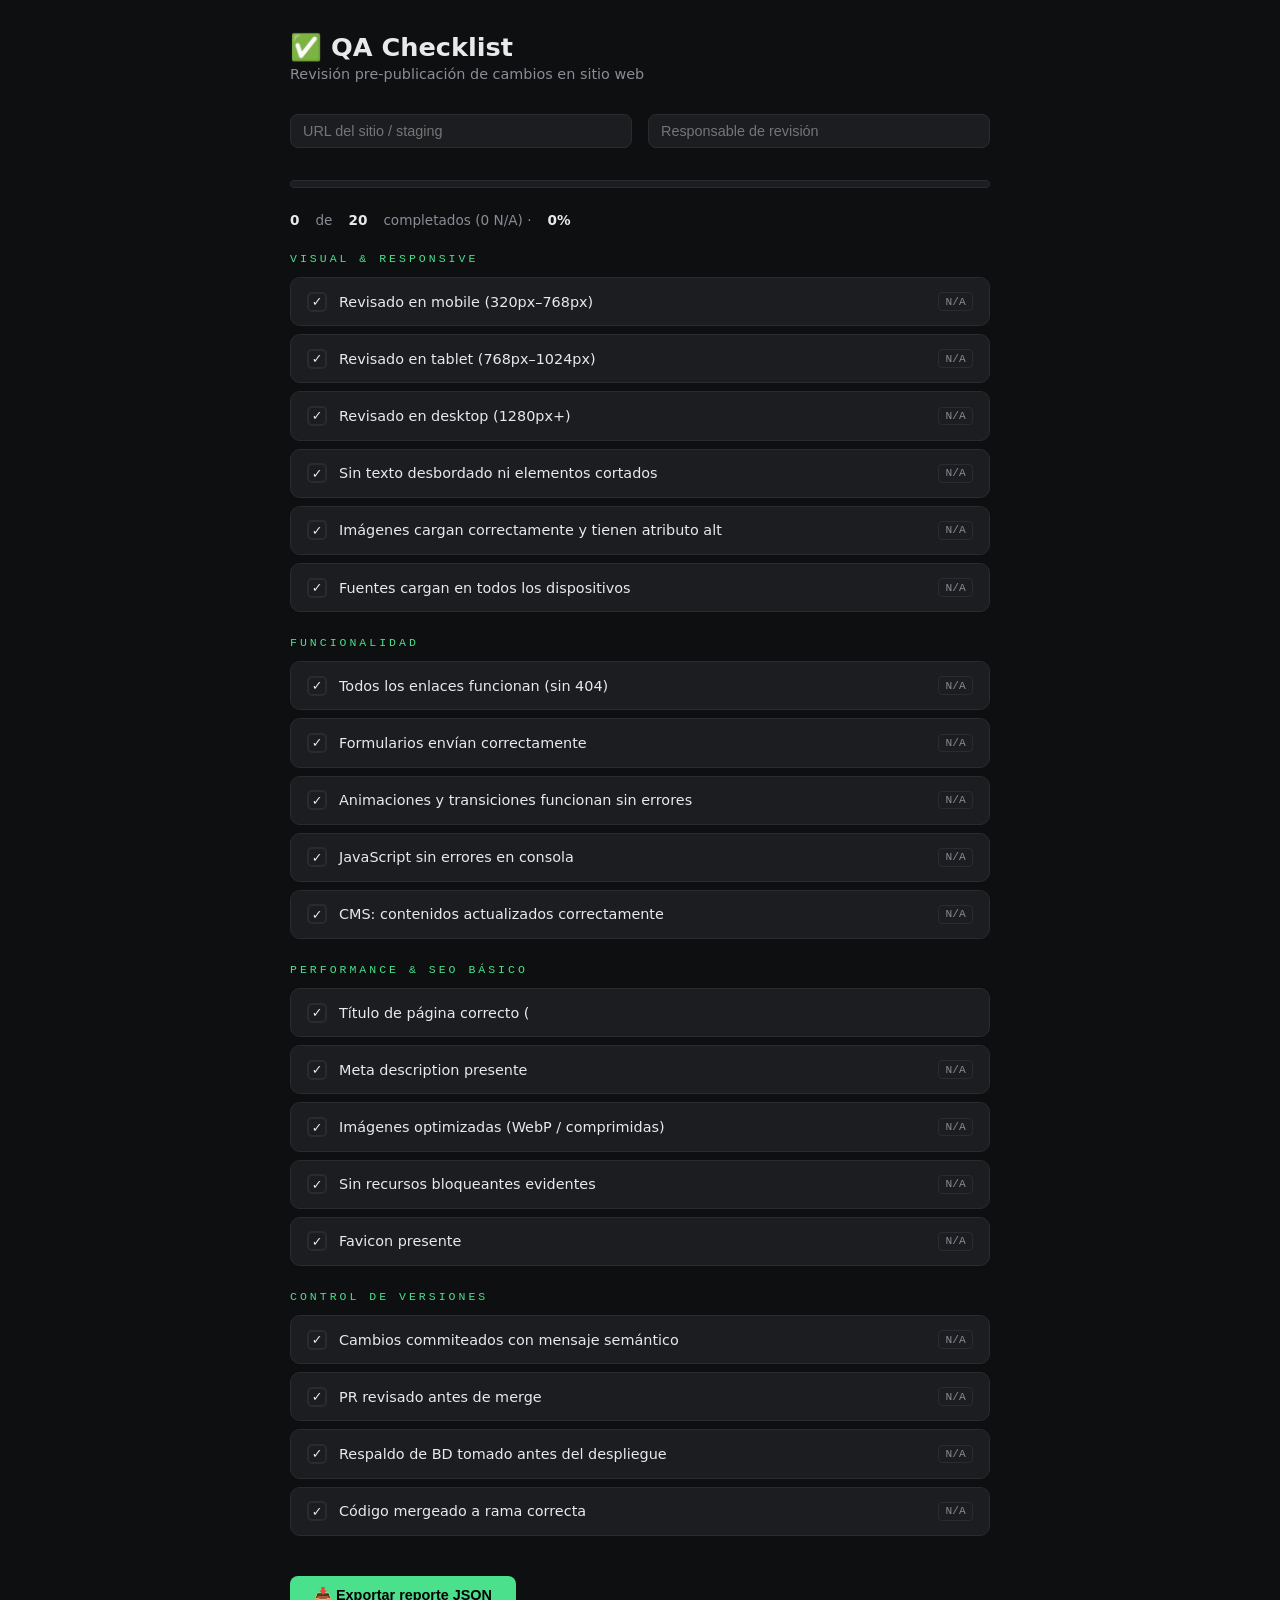
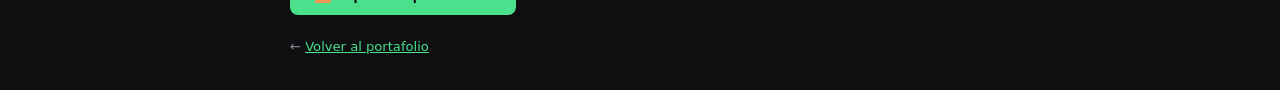
<file: projects/qa-checklist/index.html>
<!DOCTYPE html>
<html lang="es">
<head>
  <meta charset="UTF-8" />
  <meta name="viewport" content="width=device-width, initial-scale=1.0" />
  <title>QA Checklist — Pre-publicación</title>
  <style>
    :root { --bg:#0e0f11; --surface:#1c1d21; --border:#2a2b30; --text:#e8e9ec; --muted:#8a8c96; --green:#4ae08c; --red:#ff6b6b; --yellow:#f7c948; }
    * { box-sizing:border-box; margin:0; padding:0; }
    body { font-family:system-ui,sans-serif; background:var(--bg); color:var(--text); min-height:100vh; padding:2rem 1rem; }
    .container { max-width:700px; margin:0 auto; }
    h1 { font-size:1.6rem; margin-bottom:.25rem; }
    .subtitle { color:var(--muted); font-size:.9rem; margin-bottom:2rem; }
    .meta { display:flex; gap:1rem; margin-bottom:2rem; flex-wrap:wrap; }
    .meta input { background:var(--surface); border:1px solid var(--border); color:var(--text); padding:.5rem .75rem; border-radius:8px; font-size:.9rem; flex:1; min-width:180px; }
    .section-title { font-family:monospace; font-size:.72rem; letter-spacing:3px; text-transform:uppercase; color:var(--green); margin:1.5rem 0 .75rem; }
    .item { display:flex; align-items:center; gap:.75rem; background:var(--surface); border:1px solid var(--border); border-radius:10px; padding:.85rem 1rem; margin-bottom:.5rem; cursor:pointer; transition:border-color .15s; }
    .item:hover { border-color:var(--green); }
    .item.checked { border-color:var(--green); background:rgba(74,224,140,.06); }
    .item.na { border-color:var(--border); opacity:.5; }
    .checkbox { width:20px; height:20px; border:2px solid var(--border); border-radius:5px; flex-shrink:0; display:flex; align-items:center; justify-content:center; font-size:.8rem; transition:all .15s; }
    .item.checked .checkbox { background:var(--green); border-color:var(--green); color:#000; }
    .item-text { flex:1; font-size:.9rem; }
    .na-btn { font-size:.7rem; font-family:monospace; color:var(--muted); background:transparent; border:1px solid var(--border); border-radius:4px; padding:.15rem .4rem; cursor:pointer; }
    .na-btn:hover { color:var(--text); }
    .progress-bar { background:var(--surface); border:1px solid var(--border); border-radius:100px; height:8px; margin-bottom:1.5rem; overflow:hidden; }
    .progress-bar__fill { height:100%; background:var(--green); border-radius:100px; transition:width .3s ease; }
    .stats { display:flex; gap:1rem; margin-bottom:1rem; font-size:.85rem; color:var(--muted); }
    .stats strong { color:var(--text); }
    .export-btn { background:var(--green); color:#000; border:none; padding:.7rem 1.5rem; border-radius:8px; font-size:.9rem; font-weight:700; cursor:pointer; margin-top:2rem; }
    .export-btn:hover { background:#62eca4; }
    .back { color:var(--muted); font-size:.82rem; margin-top:1.5rem; display:block; }
    .back a { color:var(--green); }
  </style>
</head>
<body>
  <div class="container">
    <h1>✅ QA Checklist</h1>
    <p class="subtitle">Revisión pre-publicación de cambios en sitio web</p>

    <div class="meta">
      <input id="meta-url" placeholder="URL del sitio / staging" type="url" />
      <input id="meta-rev" placeholder="Responsable de revisión" type="text" />
    </div>

    <div class="progress-bar"><div class="progress-bar__fill" id="progress-fill"></div></div>
    <div class="stats" id="stats">0 de 0 completados</div>

    <div id="checklist"></div>

    <button class="export-btn" onclick="exportReport()">📥 Exportar reporte JSON</button>
    <span class="back">← <a href="../../index.html">Volver al portafolio</a></span>
  </div>

  <script>
    const items = [
      { section: 'Visual & Responsive', checks: [
        'Revisado en mobile (320px–768px)',
        'Revisado en tablet (768px–1024px)',
        'Revisado en desktop (1280px+)',
        'Sin texto desbordado ni elementos cortados',
        'Imágenes cargan correctamente y tienen atributo alt',
        'Fuentes cargan en todos los dispositivos',
      ]},
      { section: 'Funcionalidad', checks: [
        'Todos los enlaces funcionan (sin 404)',
        'Formularios envían correctamente',
        'Animaciones y transiciones funcionan sin errores',
        'JavaScript sin errores en consola',
        'CMS: contenidos actualizados correctamente',
      ]},
      { section: 'Performance & SEO básico', checks: [
        'Título de página correcto (<title>)',
        'Meta description presente',
        'Imágenes optimizadas (WebP / comprimidas)',
        'Sin recursos bloqueantes evidentes',
        'Favicon presente',
      ]},
      { section: 'Control de versiones', checks: [
        'Cambios commiteados con mensaje semántico',
        'PR revisado antes de merge',
        'Respaldo de BD tomado antes del despliegue',
        'Código mergeado a rama correcta',
      ]},
    ];

    const state = {};
    const cl = document.getElementById('checklist');

    items.forEach(group => {
      const title = document.createElement('div');
      title.className = 'section-title';
      title.textContent = group.section;
      cl.appendChild(title);

      group.checks.forEach((text, i) => {
        const id = `${group.section}-${i}`;
        state[id] = 'pending';

        const div = document.createElement('div');
        div.className = 'item';
        div.innerHTML = `
          <div class="checkbox">✓</div>
          <span class="item-text">${text}</span>
          <button class="na-btn" onclick="toggleNA(event,'${id}')">N/A</button>
        `;
        div.addEventListener('click', (e) => {
          if (e.target.classList.contains('na-btn')) return;
          if (state[id] === 'na') return;
          state[id] = state[id] === 'done' ? 'pending' : 'done';
          div.classList.toggle('checked', state[id] === 'done');
          updateStats();
        });
        div.dataset.id = id;
        cl.appendChild(div);
      });
    });

    function toggleNA(e, id) {
      e.stopPropagation();
      state[id] = state[id] === 'na' ? 'pending' : 'na';
      const el = document.querySelector(`[data-id="${id}"]`);
      el.classList.toggle('na', state[id] === 'na');
      el.classList.remove('checked');
      updateStats();
    }

    function updateStats() {
      const total = Object.keys(state).length;
      const done = Object.values(state).filter(s => s === 'done').length;
      const na = Object.values(state).filter(s => s === 'na').length;
      const applicable = total - na;
      const pct = applicable > 0 ? Math.round((done / applicable) * 100) : 0;
      document.getElementById('progress-fill').style.width = pct + '%';
      document.getElementById('stats').innerHTML = `<strong>${done}</strong> de <strong>${applicable}</strong> completados (${na} N/A) · <strong>${pct}%</strong>`;
    }

    function exportReport() {
      const report = {
        fecha: new Date().toISOString(),
        url: document.getElementById('meta-url').value,
        responsable: document.getElementById('meta-rev').value,
        items: state,
        resumen: {
          total: Object.keys(state).length,
          completados: Object.values(state).filter(s=>s==='done').length,
          pendientes: Object.values(state).filter(s=>s==='pending').length,
          na: Object.values(state).filter(s=>s==='na').length,
        }
      };
      const blob = new Blob([JSON.stringify(report, null, 2)], {type:'application/json'});
      const a = document.createElement('a');
      a.href = URL.createObjectURL(blob);
      a.download = `qa-report-${Date.now()}.json`;
      a.click();
    }

    updateStats();
  </script>
</body>
</html>
</file>
<file: css/style.css>
/* ===========================
   TOKENS
=========================== */
:root {
  --bg:        #0E0F11;
  --bg-alt:    #141518;
  --bg-dark:   #080909;
  --surface:   #1C1D21;
  --border:    #2A2B30;
  --text:      #E8E9EC;
  --text-muted:#8A8C96;
  --accent:    #4AE08C;   /* terminal green — web/code world */
  --accent2:   #7B61FF;   /* purple for secondary nodes */
  --accent3:   #F7C948;   /* amber for badges */
  --font-disp: 'Space Grotesk', sans-serif;
  --font-mono: 'Space Mono', monospace;
  --radius:    10px;
  --radius-lg: 18px;
  --max-w:     1100px;
  --transition: 200ms ease;
}

/* ===========================
   RESET & BASE
=========================== */
*, *::before, *::after { box-sizing: border-box; margin: 0; padding: 0; }

html { scroll-behavior: smooth; }

body {
  background: var(--bg);
  color: var(--text);
  font-family: var(--font-disp);
  font-size: 1rem;
  line-height: 1.65;
  -webkit-font-smoothing: antialiased;
}

a { color: inherit; text-decoration: none; }
ul { list-style: none; }
img { max-width: 100%; display: block; }

/* ===========================
   NAV
=========================== */
.nav {
  position: fixed;
  top: 0; left: 0; right: 0;
  z-index: 100;
  display: flex;
  align-items: center;
  justify-content: space-between;
  padding: 1rem 2rem;
  background: rgba(14,15,17,0.85);
  backdrop-filter: blur(12px);
  border-bottom: 1px solid var(--border);
}

.nav__logo {
  font-family: var(--font-mono);
  font-size: 1.1rem;
  color: var(--accent);
  font-weight: 700;
  letter-spacing: 2px;
}

.nav__links {
  display: flex;
  gap: 2rem;
  align-items: center;
}

.nav__links a {
  font-size: 0.9rem;
  color: var(--text-muted);
  transition: color var(--transition);
}
.nav__links a:hover { color: var(--text); }

/* ===========================
   BUTTONS
=========================== */
.btn {
  display: inline-flex;
  align-items: center;
  gap: 0.4rem;
  padding: 0.6rem 1.25rem;
  border-radius: var(--radius);
  font-family: var(--font-disp);
  font-size: 0.9rem;
  font-weight: 500;
  cursor: pointer;
  transition: all var(--transition);
  border: 1px solid transparent;
}

.btn--primary {
  background: var(--accent);
  color: #000;
  font-weight: 600;
}
.btn--primary:hover { background: #62ecA4; }

.btn--ghost {
  border-color: var(--border);
  color: var(--text-muted);
  background: transparent;
}
.btn--ghost:hover { border-color: var(--accent); color: var(--accent); }

.btn--ghost-light {
  border-color: rgba(255,255,255,0.2);
  color: rgba(255,255,255,0.7);
}
.btn--ghost-light:hover { border-color: var(--accent); color: var(--accent); }

.btn--nav {
  border-color: var(--accent);
  color: var(--accent);
  padding: 0.4rem 1rem;
}
.btn--nav:hover { background: var(--accent); color: #000; }

.btn--sm {
  padding: 0.35rem 0.9rem;
  font-size: 0.82rem;
}

/* ===========================
   LAYOUT
=========================== */
.container {
  max-width: var(--max-w);
  margin: 0 auto;
  padding: 0 1.5rem;
}

.section {
  padding: 6rem 0;
}

.section--alt { background: var(--bg-alt); }
.section--dark { background: var(--bg-dark); }

.two-col {
  display: grid;
  grid-template-columns: 1fr 1fr;
  gap: 4rem;
  align-items: center;
}

/* ===========================
   EYEBROW
=========================== */
.eyebrow {
  font-family: var(--font-mono);
  font-size: 0.75rem;
  letter-spacing: 3px;
  text-transform: uppercase;
  color: var(--accent);
  margin-bottom: 0.75rem;
}
.eyebrow--light { color: var(--accent); }

h2 {
  font-size: clamp(1.6rem, 3vw, 2.4rem);
  font-weight: 600;
  line-height: 1.2;
  margin-bottom: 1.5rem;
}

/* ===========================
   HERO
=========================== */
.hero {
  min-height: 100vh;
  display: flex;
  flex-direction: column;
  justify-content: center;
  padding: 8rem 2rem 4rem;
  max-width: var(--max-w);
  margin: 0 auto;
  position: relative;
}

.hero__tag {
  display: inline-flex;
  align-items: center;
  gap: 0.4rem;
  font-family: var(--font-mono);
  font-size: 0.78rem;
  color: var(--accent);
  background: rgba(74,224,140,0.08);
  border: 1px solid rgba(74,224,140,0.25);
  padding: 0.35rem 0.85rem;
  border-radius: 100px;
  margin-bottom: 2rem;
  width: fit-content;
}
.hero__tag::before {
  content: '';
  width: 7px; height: 7px;
  border-radius: 50%;
  background: var(--accent);
  animation: pulse 2s infinite;
}

@keyframes pulse {
  0%, 100% { opacity: 1; }
  50% { opacity: 0.3; }
}

.hero__title {
  font-size: clamp(2.8rem, 7vw, 5.5rem);
  font-weight: 700;
  line-height: 1.05;
  letter-spacing: -2px;
  margin-bottom: 1.5rem;
}

.hero__accent {
  color: var(--accent);
  font-style: italic;
}

.hero__sub {
  font-size: clamp(1rem, 1.5vw, 1.2rem);
  color: var(--text-muted);
  max-width: 560px;
  margin-bottom: 2.5rem;
  line-height: 1.7;
}

.hero__ctas {
  display: flex;
  gap: 1rem;
  flex-wrap: wrap;
}

.hero__scroll {
  position: absolute;
  bottom: 2rem;
  left: 50%;
  transform: translateX(-50%);
  color: var(--text-muted);
  font-size: 1.4rem;
  animation: bounce 2s infinite;
}

@keyframes bounce {
  0%, 100% { transform: translateX(-50%) translateY(0); }
  50% { transform: translateX(-50%) translateY(8px); }
}

/* ===========================
   ABOUT
=========================== */
.about__text p {
  color: var(--text-muted);
  margin-bottom: 1rem;
  font-size: 1.02rem;
}

.about__chips {
  display: flex;
  flex-direction: column;
  gap: 0.75rem;
}

.chip {
  background: var(--surface);
  border: 1px solid var(--border);
  border-radius: var(--radius);
  padding: 0.7rem 1rem;
  font-size: 0.9rem;
  color: var(--text-muted);
  transition: border-color var(--transition);
}
.chip:hover { border-color: var(--accent); color: var(--text); }

/* ===========================
   SKILLS GRID
=========================== */
.skills-grid {
  display: grid;
  grid-template-columns: repeat(auto-fit, minmax(230px, 1fr));
  gap: 1.25rem;
  margin-top: 2.5rem;
}

.skill-card {
  background: var(--surface);
  border: 1px solid var(--border);
  border-radius: var(--radius-lg);
  padding: 1.75rem;
  transition: border-color var(--transition), transform var(--transition);
}
.skill-card:hover {
  border-color: var(--accent);
  transform: translateY(-3px);
}

.skill-card__icon {
  font-size: 1.6rem;
  margin-bottom: 1rem;
  font-family: var(--font-mono);
  color: var(--accent);
}

.skill-card h3 {
  font-size: 1rem;
  font-weight: 600;
  margin-bottom: 1rem;
}

.skill-card ul {
  display: flex;
  flex-direction: column;
  gap: 0.4rem;
}

.skill-card li {
  font-size: 0.88rem;
  color: var(--text-muted);
  padding-left: 1rem;
  position: relative;
}
.skill-card li::before {
  content: '›';
  position: absolute;
  left: 0;
  color: var(--accent);
}

/* ===========================
   PROJECTS
=========================== */
.projects-grid {
  display: grid;
  grid-template-columns: repeat(auto-fit, minmax(300px, 1fr));
  gap: 1.25rem;
  margin-top: 2.5rem;
}

.project-card {
  background: var(--surface);
  border: 1px solid var(--border);
  border-radius: var(--radius-lg);
  padding: 1.75rem;
  display: flex;
  flex-direction: column;
  gap: 0.75rem;
  transition: border-color var(--transition), transform var(--transition);
}
.project-card:hover {
  border-color: var(--accent2);
  transform: translateY(-3px);
}

.project-card__badge {
  font-family: var(--font-mono);
  font-size: 0.7rem;
  color: var(--accent3);
  background: rgba(247,201,72,0.1);
  border: 1px solid rgba(247,201,72,0.25);
  padding: 0.2rem 0.6rem;
  border-radius: 4px;
  width: fit-content;
  letter-spacing: 1px;
}

.project-card h3 {
  font-size: 1.05rem;
  font-weight: 600;
}

.project-card p {
  font-size: 0.88rem;
  color: var(--text-muted);
  line-height: 1.6;
  flex: 1;
}

.project-card__tags {
  display: flex;
  flex-wrap: wrap;
  gap: 0.4rem;
}

.project-card__tags span {
  font-size: 0.75rem;
  background: rgba(123,97,255,0.12);
  color: var(--accent2);
  border: 1px solid rgba(123,97,255,0.25);
  padding: 0.15rem 0.5rem;
  border-radius: 4px;
  font-family: var(--font-mono);
}

.project-card > .btn {
  width: fit-content;
}

/* ===========================
   GIT FLOW
=========================== */
.git-flow {
  display: flex;
  align-items: center;
  gap: 1rem;
  flex-wrap: wrap;
  margin: 2.5rem 0;
}

.git-flow__step {
  text-align: center;
  flex: 1;
  min-width: 120px;
}

.git-flow__step p {
  font-size: 0.78rem;
  color: var(--text-muted);
  margin-top: 0.5rem;
}

.git-flow__arrow {
  color: var(--text-muted);
  font-size: 1.5rem;
  flex-shrink: 0;
}

.git-node {
  display: inline-block;
  padding: 0.5rem 1rem;
  border-radius: var(--radius);
  font-family: var(--font-mono);
  font-size: 0.82rem;
  font-weight: 700;
}

.git-node--main    { background: rgba(74,224,140,0.15); color: var(--accent); border: 1px solid var(--accent); }
.git-node--dev     { background: rgba(123,97,255,0.15); color: var(--accent2); border: 1px solid var(--accent2); }
.git-node--feature { background: rgba(247,201,72,0.15); color: var(--accent3); border: 1px solid var(--accent3); }
.git-node--pr      { background: rgba(232,233,236,0.1); color: var(--text); border: 1px solid var(--border); }

/* TERMINAL */
.terminal {
  background: #0A0B0D;
  border: 1px solid var(--border);
  border-radius: var(--radius-lg);
  overflow: hidden;
  margin-top: 1rem;
}

.terminal__bar {
  display: flex;
  gap: 0.4rem;
  padding: 0.75rem 1rem;
  background: #111214;
  border-bottom: 1px solid var(--border);
}

.terminal__bar span {
  width: 12px; height: 12px;
  border-radius: 50%;
  background: var(--border);
}
.terminal__bar span:nth-child(1) { background: #FF5F57; }
.terminal__bar span:nth-child(2) { background: #FEBC2E; }
.terminal__bar span:nth-child(3) { background: #28C840; }

.terminal__code {
  padding: 1.5rem;
  font-family: var(--font-mono);
  font-size: 0.83rem;
  line-height: 2;
  color: var(--text-muted);
  overflow-x: auto;
  white-space: pre;
}

.t-gray  { color: #555; }
.t-green { color: var(--accent); }
.t-blue  { color: var(--accent2); }

/* ===========================
   CONTACT
=========================== */
.contact {
  text-align: center;
  max-width: 560px;
}

.contact__title {
  font-size: clamp(2rem, 4vw, 3rem);
  margin-bottom: 1rem;
}

.contact__sub {
  color: var(--text-muted);
  margin-bottom: 2.5rem;
  font-size: 1.05rem;
}

.contact__links {
  display: flex;
  gap: 1rem;
  justify-content: center;
  flex-wrap: wrap;
}

/* ===========================
   FOOTER
=========================== */
.footer {
  padding: 2rem;
  text-align: center;
  font-size: 0.82rem;
  color: var(--text-muted);
  border-top: 1px solid var(--border);
  background: var(--bg-dark);
}
.footer a { color: var(--accent); }

/* ===========================
   RESPONSIVE
=========================== */
@media (max-width: 768px) {
  .two-col {
    grid-template-columns: 1fr;
    gap: 2.5rem;
  }

  .nav__links li:not(:last-child) { display: none; }

  .git-flow {
    flex-direction: column;
  }
  .git-flow__arrow { transform: rotate(90deg); }

  .hero__title { letter-spacing: -1px; }
}
</file>
